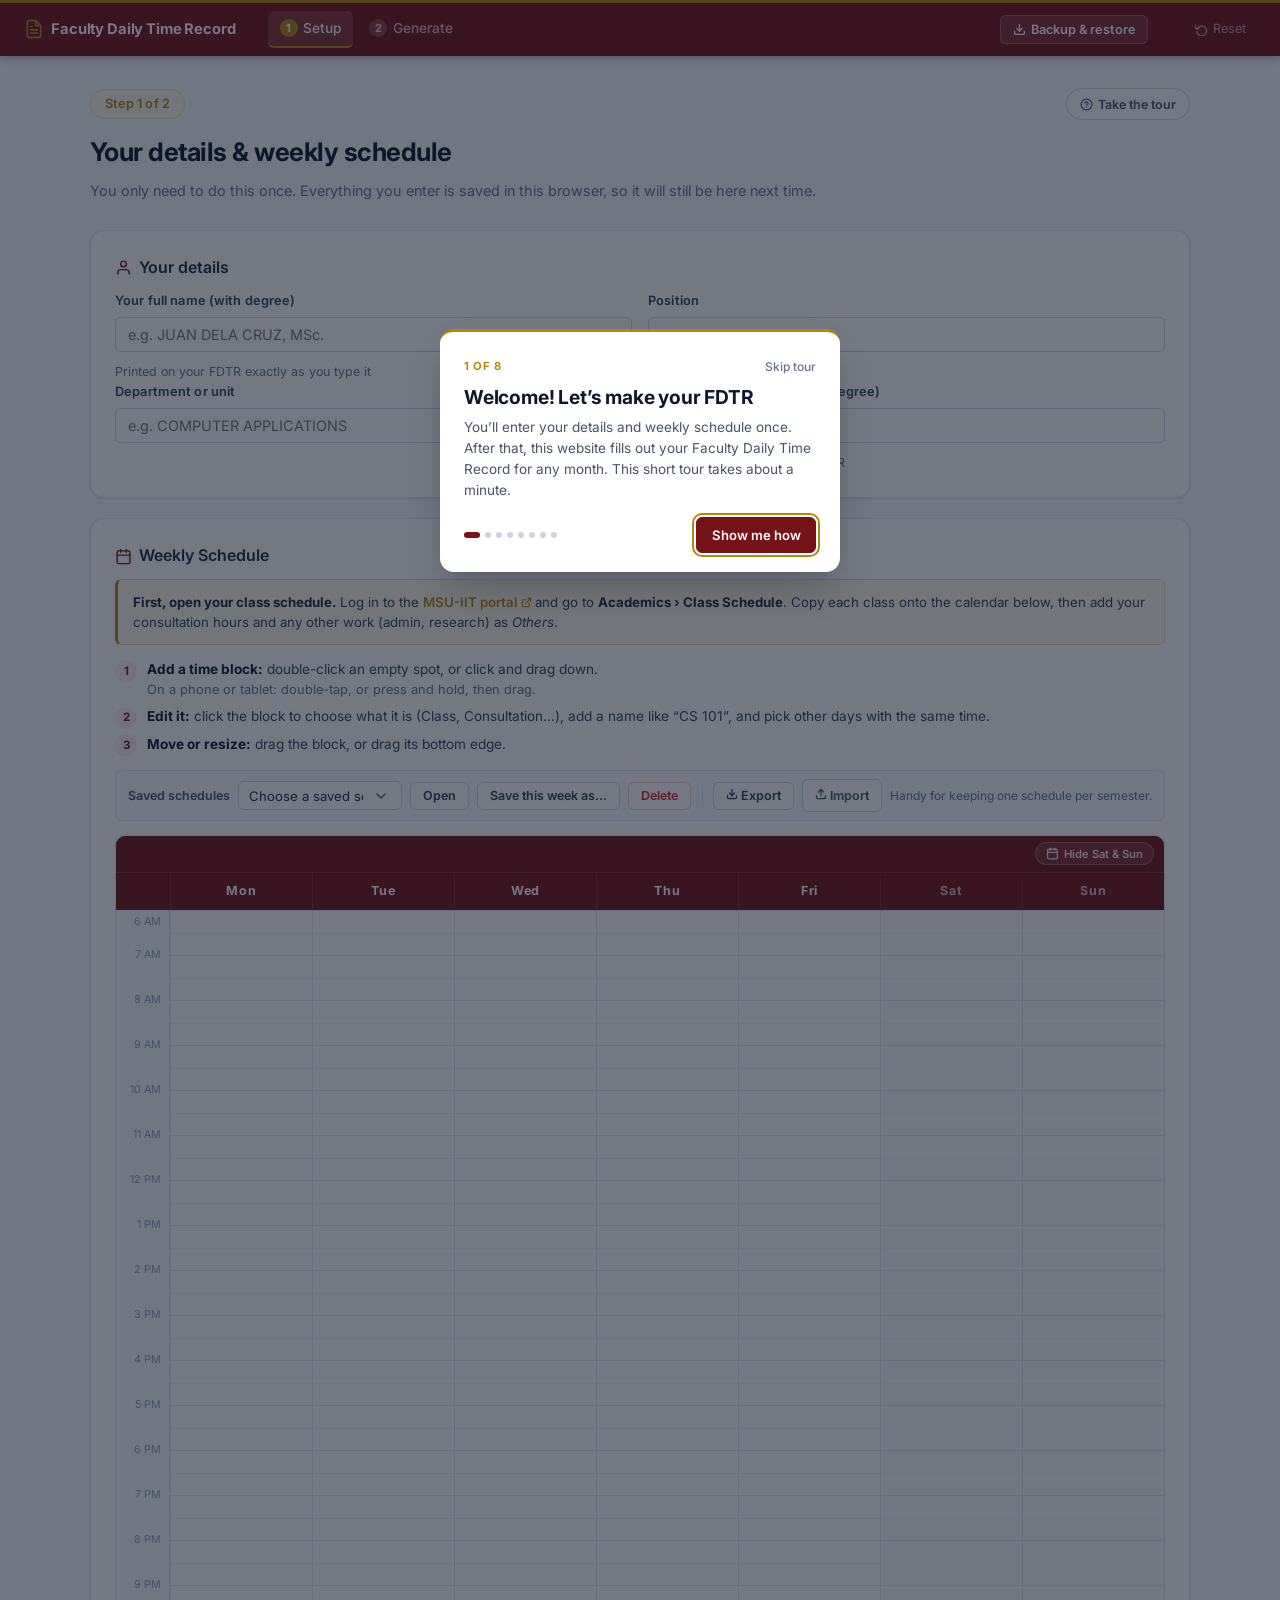
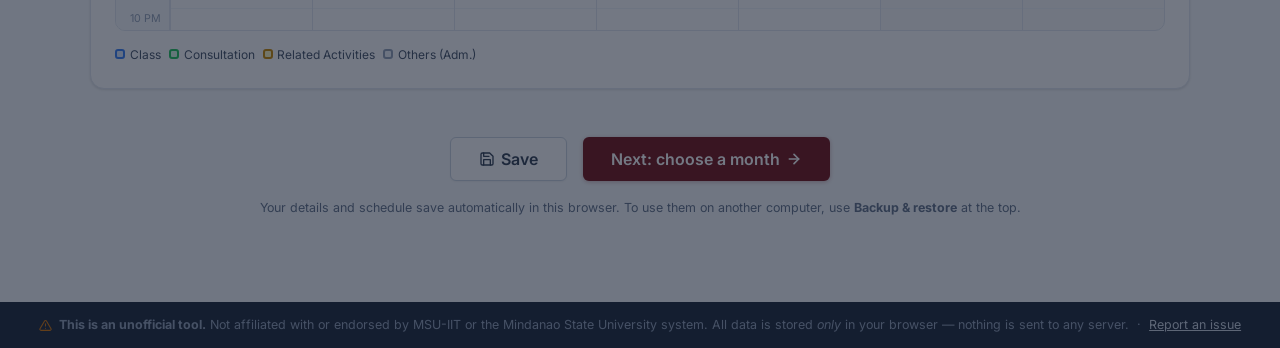
<file: docs/index.html>
<!DOCTYPE html>
<html lang="en">
<head>
  <meta charset="UTF-8">
  <title>FDTR Generator — MSU-IIT</title>
  <meta http-equiv="refresh" content="0; url=setup.html">
  <link rel="canonical" href="setup.html">
</head>
<body>
  <p>Redirecting to <a href="setup.html">the FDTR Setup page</a>&hellip;</p>
  <script>location.replace("setup.html");</script>
</body>
</html>
</file>
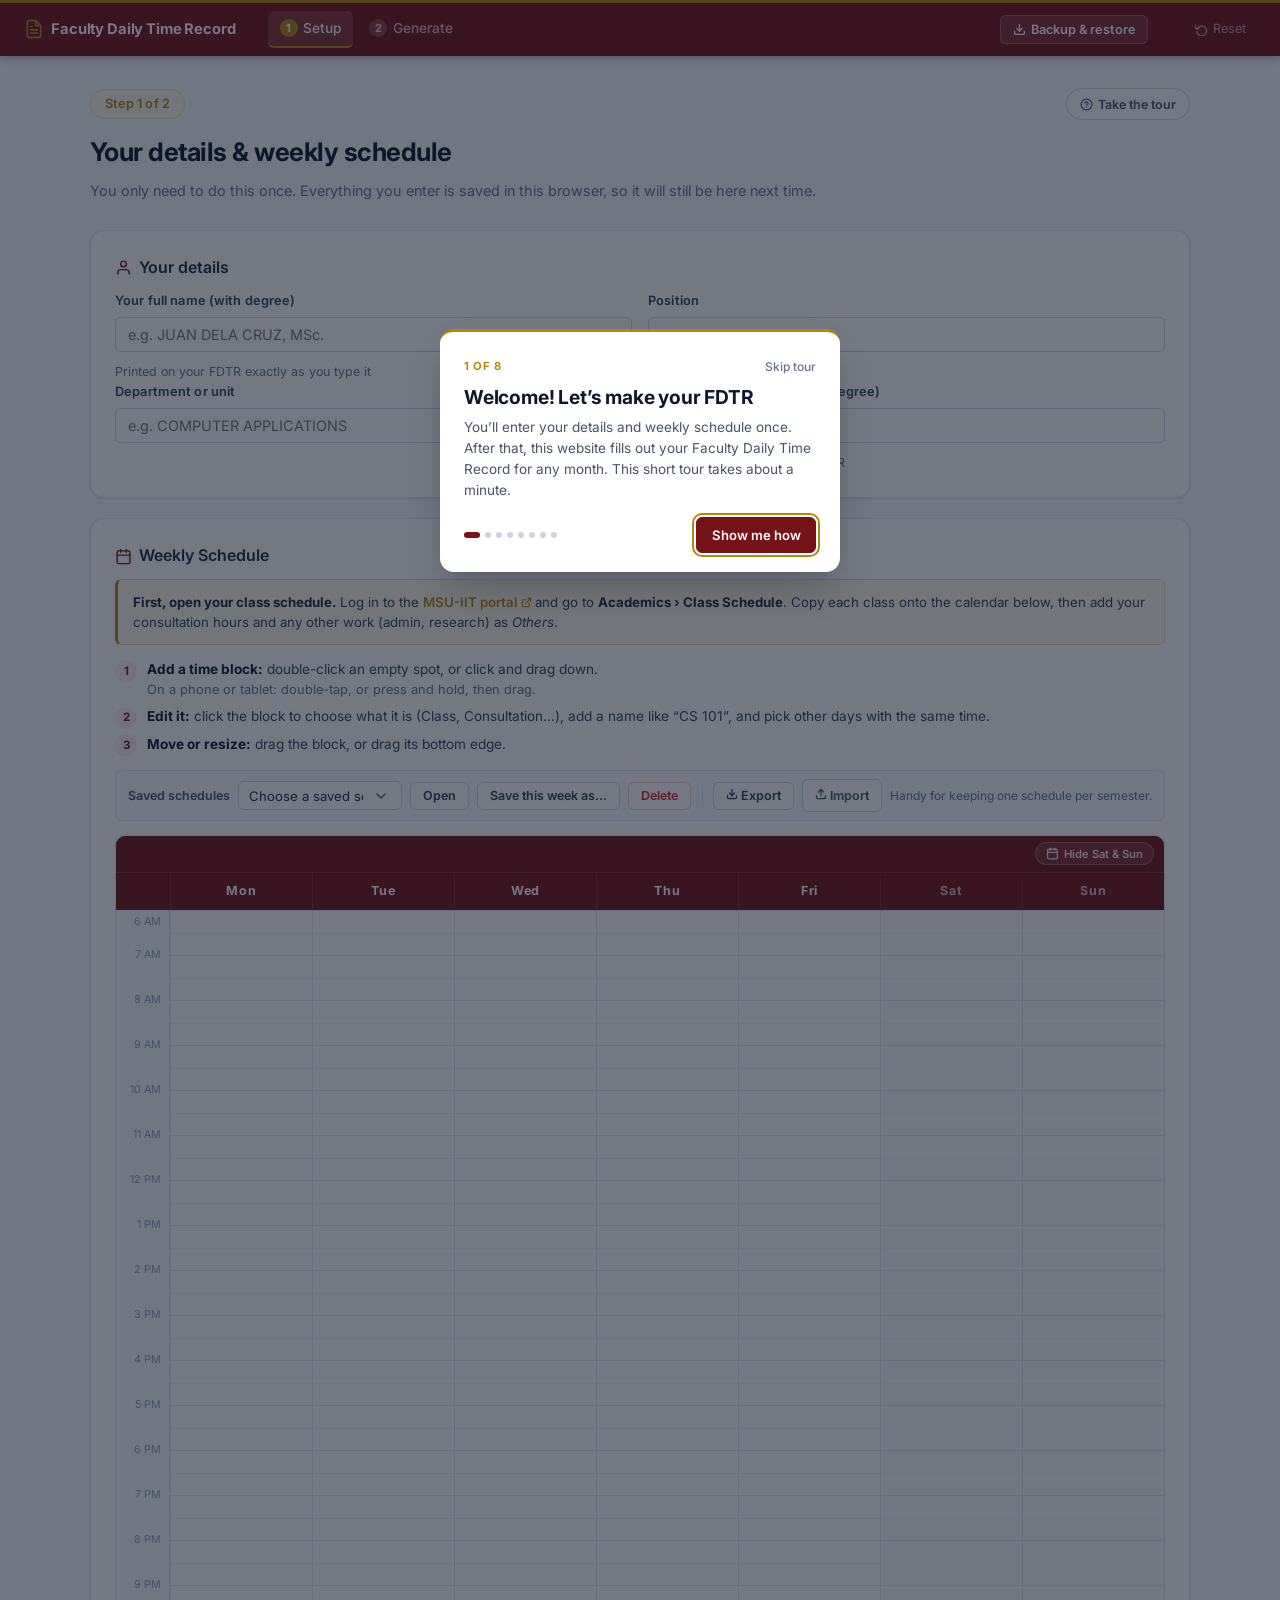
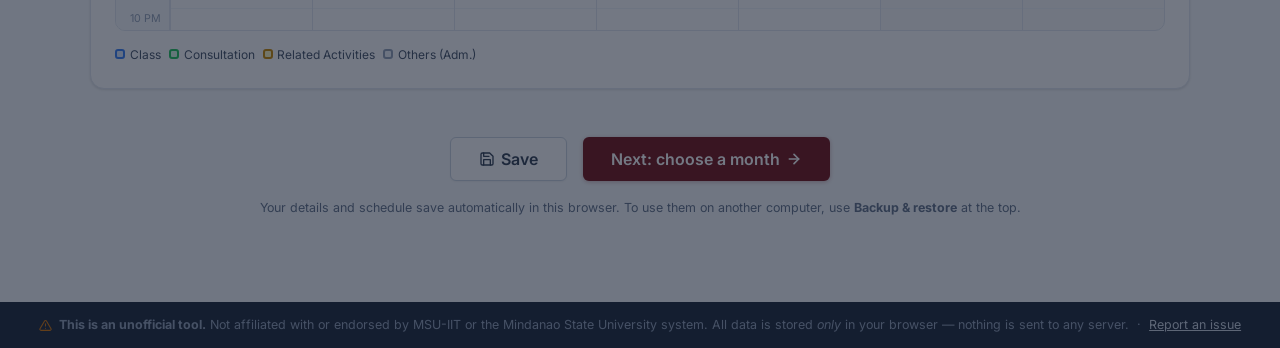
<file: docs/setup.html>
<!DOCTYPE html>
<html lang="en">
<head>
  <meta charset="UTF-8"/>
  <meta name="viewport" content="width=device-width, initial-scale=1.0"/>
  <title>Setup — Faculty Info &amp; Schedule — MSU-IIT</title>
  <link rel="preconnect" href="https://fonts.googleapis.com">
  <link rel="preconnect" href="https://fonts.gstatic.com" crossorigin>
  <link href="https://fonts.googleapis.com/css2?family=Inter:wght@400;500;600;700&display=swap" rel="stylesheet">
  <link rel="stylesheet" href="css/style.css?v=20261021za"/>
</head>
<body>

<nav class="navbar">
  <a href="setup.html" class="nav-brand">
    <span class="nav-brand-icon">
      <svg width="20" height="20" viewBox="0 0 24 24" fill="none" stroke="currentColor"
           stroke-width="2" stroke-linecap="round" stroke-linejoin="round" aria-hidden="true">
        <path d="M14 2H6a2 2 0 0 0-2 2v16a2 2 0 0 0 2 2h12a2 2 0 0 0 2-2V8z"/>
        <polyline points="14 2 14 8 20 8"/>
        <line x1="16" y1="13" x2="8" y2="13"/>
        <line x1="16" y1="17" x2="8" y2="17"/>
        <line x1="10" y1="9" x2="8" y2="9"/>
      </svg>
    </span>
    Faculty Daily Time Record
  </a>

  <div class="nav-links">
    <a href="setup.html"    class="nav-link" data-page="setup">
      <span class="nav-step-num">1</span> Setup
    </a>
    <a href="generate.html" class="nav-link" data-page="generate">
      <span class="nav-step-num">2</span> Generate
    </a>
  </div>

  <a href="#" class="nav-reset" title="Clear all saved data and start over">
    <svg width="13" height="13" viewBox="0 0 24 24" fill="none" stroke="currentColor"
         stroke-width="2.5" stroke-linecap="round" stroke-linejoin="round" aria-hidden="true">
      <polyline points="1 4 1 10 7 10"/>
      <path d="M3.51 15a9 9 0 1 0 .49-3.21"/>
    </svg>
    Reset
  </a>
</nav>

<main>
<div class="page-container">

  <div class="page-header">
    <div class="page-header-top">
      <div class="step-badge">Step 1 of 2</div>
      <button type="button" class="tour-replay" data-tour-start>
        <svg width="13" height="13" viewBox="0 0 24 24" fill="none" stroke="currentColor"
             stroke-width="2.2" stroke-linecap="round" stroke-linejoin="round" aria-hidden="true">
          <circle cx="12" cy="12" r="10"/>
          <path d="M9.09 9a3 3 0 0 1 5.83 1c0 2-3 3-3 3"/>
          <line x1="12" y1="17" x2="12.01" y2="17"/>
        </svg>
        Take the tour
      </button>
    </div>
    <h1>Your details &amp; weekly schedule</h1>
    <p class="page-desc">
      You only need to do this once. Everything you enter is saved in this browser,
      so it will still be here next time.
    </p>
  </div>

  <form id="setup-form">

    <input type="hidden" id="schedule-json" name="schedule_json" value="">

    <!-- Faculty Information -->
    <section class="card">
      <h2 class="card-title">
        <span class="card-title-icon">
          <svg width="17" height="17" viewBox="0 0 24 24" fill="none" stroke="currentColor"
               stroke-width="2" stroke-linecap="round" stroke-linejoin="round" aria-hidden="true">
            <path d="M20 21v-2a4 4 0 0 0-4-4H8a4 4 0 0 0-4 4v2"/>
            <circle cx="12" cy="7" r="4"/>
          </svg>
        </span>
        Your details
      </h2>
      <div class="form-row">
        <div class="form-group">
          <label for="faculty_name">Your full name (with degree)</label>
          <input type="text" id="faculty_name" name="faculty_name"
                 placeholder="e.g. JUAN DELA CRUZ, MSc."
                 required class="form-input"/>
          <span class="form-hint">Printed on your FDTR exactly as you type it</span>
        </div>
        <div class="form-group">
          <label for="designation">Position</label>
          <input type="text" id="designation" name="designation"
                 placeholder="e.g. Assistant Professor I"
                 required class="form-input"/>
        </div>
      </div>
      <div class="form-row">
        <div class="form-group">
          <label for="department">Department or unit</label>
          <input type="text" id="department" name="department"
                 placeholder="e.g. COMPUTER APPLICATIONS"
                 required class="form-input"/>
        </div>
        <div class="form-group">
          <label for="dept_head">Your department head (with degree)</label>
          <input type="text" id="dept_head" name="dept_head"
                 placeholder="e.g. MARIA SANTOS, PhD."
                 required class="form-input"/>
          <span class="form-hint">The person who signs your FDTR</span>
        </div>
      </div>
    </section>

    <!-- Weekly Schedule — Calendar view -->
    <section class="cal-section">
      <h2 class="card-title">
        <span class="card-title-icon">
          <svg width="17" height="17" viewBox="0 0 24 24" fill="none" stroke="currentColor"
               stroke-width="2" stroke-linecap="round" stroke-linejoin="round" aria-hidden="true">
            <rect x="3" y="4" width="18" height="18" rx="2" ry="2"/>
            <line x1="16" y1="2" x2="16" y2="6"/>
            <line x1="8" y1="2" x2="8" y2="6"/>
            <line x1="3" y1="10" x2="21" y2="10"/>
          </svg>
        </span>
        Weekly Schedule
      </h2>

      <div class="callout">
        <strong>First, open your class schedule.</strong>
        Log in to the
        <a href="https://myiit.msuiit.edu.ph/my/v2/index.php" target="_blank" rel="noopener">
          MSU-IIT portal
          <svg width="11" height="11" viewBox="0 0 24 24" fill="none" stroke="currentColor"
               stroke-width="2.5" stroke-linecap="round" stroke-linejoin="round"
               style="display:inline;vertical-align:middle;margin-left:1px" aria-hidden="true">
            <path d="M18 13v6a2 2 0 0 1-2 2H5a2 2 0 0 1-2-2V8a2 2 0 0 1 2-2h6"/>
            <polyline points="15 3 21 3 21 9"/>
            <line x1="10" y1="14" x2="21" y2="3"/>
          </svg>
          <span class="visually-hidden">(opens in a new tab)</span>
        </a>
        and go to <strong>Academics &rsaquo; Class Schedule</strong>. Copy each class onto the
        calendar below, then add your consultation hours and any other work (admin, research)
        as <em>Others</em>.
      </div>

      <ol class="cal-howto">
        <li><strong>Add a time block:</strong> double-click an empty spot, or click and drag down.
          <span class="cal-howto-touch">On a phone or tablet: double-tap, or press and hold, then drag.</span></li>
        <li><strong>Edit it:</strong> click the block to choose what it is (Class, Consultation&hellip;),
          add a name like &ldquo;CS 101&rdquo;, and pick other days with the same time.</li>
        <li><strong>Move or resize:</strong> drag the block, or drag its bottom edge.</li>
      </ol>

      <div class="preset-bar">
        <label for="preset-select">Saved schedules</label>
        <select id="preset-select" class="preset-select"></select>
        <button type="button" class="btn-sm" id="btn-load-preset">Open</button>
        <button type="button" class="btn-sm" id="btn-save-preset">Save this week as&hellip;</button>
        <button type="button" class="btn-sm btn-sm-danger" id="btn-del-preset">Delete</button>
        <span class="preset-bar-sep" aria-hidden="true"></span>
        <button type="button" class="btn-sm" id="btn-export-presets" title="Download all saved schedules as one file">
          <svg width="12" height="12" viewBox="0 0 24 24" fill="none" stroke="currentColor" stroke-width="2.5" stroke-linecap="round" stroke-linejoin="round" aria-hidden="true"><path d="M21 15v4a2 2 0 0 1-2 2H5a2 2 0 0 1-2-2v-4"/><polyline points="7 10 12 15 17 10"/><line x1="12" y1="15" x2="12" y2="3"/></svg>
          Export
        </button>
        <label class="btn-sm" for="input-import-presets" title="Add saved schedules from an exported file" style="cursor:pointer">
          <svg width="12" height="12" viewBox="0 0 24 24" fill="none" stroke="currentColor" stroke-width="2.5" stroke-linecap="round" stroke-linejoin="round" aria-hidden="true"><path d="M21 15v4a2 2 0 0 1-2 2H5a2 2 0 0 1-2-2v-4"/><polyline points="17 8 12 3 7 8"/><line x1="12" y1="3" x2="12" y2="15"/></svg>
          Import
        </label>
        <input type="file" id="input-import-presets" accept=".json,application/json" hidden>
        <span class="preset-bar-hint">Handy for keeping one schedule per semester.</span>
      </div>

      <div id="cal-container"></div>
    </section>

    <section class="card card-action">
      <div class="action-btn-row">
        <button type="button" class="btn btn-secondary btn-lg" id="save-btn" onclick="saveSetup(this)">
          <svg width="16" height="16" viewBox="0 0 24 24" fill="none" stroke="currentColor"
               stroke-width="2" stroke-linecap="round" stroke-linejoin="round" aria-hidden="true">
            <path d="M19 21H5a2 2 0 0 1-2-2V5a2 2 0 0 1 2-2h11l5 5v11a2 2 0 0 1-2 2z"/>
            <polyline points="17 21 17 13 7 13 7 21"/>
            <polyline points="7 3 7 8 15 8"/>
          </svg>
          Save
        </button>
        <button type="submit" class="btn btn-primary btn-lg btn-generate">
          Next: choose a month
          <svg width="16" height="16" viewBox="0 0 24 24" fill="none" stroke="currentColor"
               stroke-width="2.5" stroke-linecap="round" stroke-linejoin="round" aria-hidden="true">
            <line x1="5" y1="12" x2="19" y2="12"/>
            <polyline points="12 5 19 12 12 19"/>
          </svg>
        </button>
      </div>
      <p class="form-hint center-hint">
        Your details and schedule save automatically in this browser.
        To use them on another computer, use <strong>Backup &amp; restore</strong> at the top.
      </p>
    </section>

  </form>
</div>
</main>

<footer class="site-footer">
  <p>
    <span class="disclaimer-icon" aria-hidden="true">
      <svg width="13" height="13" viewBox="0 0 24 24" fill="none" stroke="currentColor"
           stroke-width="2" stroke-linecap="round" stroke-linejoin="round">
        <path d="M10.29 3.86L1.82 18a2 2 0 0 0 1.71 3h16.94a2 2 0 0 0 1.71-3L13.71 3.86a2 2 0 0 0-3.42 0z"/>
        <line x1="12" y1="9" x2="12" y2="13"/>
        <line x1="12" y1="17" x2="12.01" y2="17"/>
      </svg>
    </span>
    <strong>This is an unofficial tool.</strong>
    Not affiliated with or endorsed by MSU-IIT or the Mindanao State University system.
    All data is stored <em>only</em> in your browser — nothing is sent to any server.
    &nbsp;·&nbsp;
    <a href="https://github.com/JomVill/fdtr-generator/issues" target="_blank" rel="noopener">
      Report an issue
    </a>
  </p>
</footer>

<script src="js/calendar.js?v=20261021za"></script>
<script src="js/nav.js?v=20261021za"></script>
<script src="js/app.js?v=20261021za"></script>
<script src="js/data.js?v=20261021za"></script>
<script src="js/tour.js?v=20261021za"></script>

</body>
</html>
</file>
<file: docs/css/style.css>
/* ==========================================================================
   Faculty Daily Time Record — Stylesheet v3
   MSU-IIT Maroon #751318 · Gold #B8860B · Slate warm-grays · Modern cards
   ========================================================================== */

/* ── Reset / Base ─────────────────────────────────────────────────────────── */
*, *::before, *::after { box-sizing: border-box; margin: 0; padding: 0; }

:root {
  /* Brand — MSU-IIT Maroon */
  --brand:         #751318;
  --brand-hover:   #611011;
  --brand-light:   #fdf1f2;
  --brand-mid:     #8E1A21;

  /* Accent — MSU-IIT Gold */
  --accent:        #B8860B;
  --accent-hover:  #9A7009;
  --accent-light:  #fdf8e8;

  /* Danger */
  --danger:        #dc2626;
  --danger-hover:  #b91c1c;
  --danger-light:  #fef2f2;
  --warn:          #d97706;

  /* Grays (slate-based, warm) */
  --gray-50:   #f8fafc;
  --gray-100:  #f1f5f9;
  --gray-200:  #e2e8f0;
  --gray-300:  #cbd5e1;
  --gray-400:  #94a3b8;
  --gray-500:  #64748b;
  --gray-600:  #475569;
  --gray-700:  #334155;
  --gray-800:  #1e293b;
  --gray-900:  #0f172a;

  /* Tokens */
  --bg:        #f8fafc;
  --surface:   #ffffff;
  --border:    #e2e8f0;
  --text:      #1e293b;
  --text-muted:#64748b;

  /* Radius */
  --r-sm:  6px;
  --r:     10px;
  --r-lg:  14px;
  --r-xl:  20px;

  /* Shadows */
  --shadow-sm: 0 1px 2px rgba(0,0,0,.05);
  --shadow:    0 1px 3px rgba(0,0,0,.08), 0 1px 2px rgba(0,0,0,.04);
  --shadow-md: 0 4px 8px -2px rgba(0,0,0,.1), 0 2px 4px -2px rgba(0,0,0,.05);
  --shadow-lg: 0 10px 24px -4px rgba(0,0,0,.1), 0 4px 8px -4px rgba(0,0,0,.04);
  --shadow-pop:0 20px 40px -8px rgba(0,0,0,.2), 0 8px 16px -4px rgba(0,0,0,.08);

  /* Type */
  --font: 'Inter', system-ui, -apple-system, 'Segoe UI', sans-serif;
}

html { font-size: 16px; -webkit-font-smoothing: antialiased; }

body {
  font-family: var(--font);
  background: var(--bg);
  color: var(--text);
  min-height: 100vh;
  display: flex;
  flex-direction: column;
  line-height: 1.6;
}

a { color: var(--brand); text-decoration: none; }
a:hover { text-decoration: underline; }


/* ── Nav ──────────────────────────────────────────────────────────────────── */
.navbar {
  background: var(--brand);
  border-top: 3px solid var(--accent);   /* gold accent stripe — MSU-IIT */
  padding: 0 1.5rem;
  display: flex;
  align-items: center;
  height: 56px;
  gap: 2rem;
  box-shadow: 0 2px 8px rgba(0,0,0,.28);
  position: sticky;
  top: 0;
  z-index: 100;
}

.nav-brand {
  color: #fff;
  font-weight: 700;
  font-size: .92rem;
  letter-spacing: -.01em;
  display: flex;
  align-items: center;
  gap: .45rem;
  text-decoration: none;
  white-space: nowrap;
}
.nav-brand:hover { text-decoration: none; color: rgba(255,255,255,.9); }
.nav-brand-icon {
  color: var(--accent);    /* gold icon in maroon navbar */
  display: flex;
  align-items: center;
  flex-shrink: 0;
}

.nav-links { display: flex; gap: .25rem; flex: 1; }

.nav-link {
  color: rgba(255,255,255,.72);
  padding: .4rem .75rem;
  border-radius: var(--r-sm);
  font-size: .855rem;
  font-weight: 500;
  transition: background .15s, color .15s;
  text-decoration: none;
  display: flex;
  align-items: center;
  gap: .35rem;
  border-bottom: 2px solid transparent;
}
.nav-link:hover { background: rgba(255,255,255,.1); color: #fff; text-decoration: none; }
.nav-link.active {
  background: rgba(255,255,255,.13);
  color: #fff;
  border-bottom-color: var(--accent);  /* gold underline on active step */
}

.nav-step-num {
  display: inline-flex;
  align-items: center;
  justify-content: center;
  width: 18px;
  height: 18px;
  background: rgba(255,255,255,.18);
  border-radius: 50%;
  font-size: .7rem;
  font-weight: 700;
  flex-shrink: 0;
  line-height: 1;
}
.nav-link.active .nav-step-num {
  background: var(--accent);
  color: #fff;
}

.nav-reset {
  margin-left: auto;
  color: rgba(255,255,255,.55);
  font-size: .8rem;
  padding: .35rem .65rem;
  border-radius: var(--r-sm);
  transition: background .15s, color .15s;
  text-decoration: none;
  display: flex;
  align-items: center;
  gap: .3rem;
  white-space: nowrap;
}
.nav-reset:hover { background: rgba(255,255,255,.1); color: rgba(255,255,255,.9); text-decoration: none; }


/* ── Main content wrapper ─────────────────────────────────────────────────── */
main { flex: 1; padding: 2rem 1.5rem 3rem; }

.page-container { max-width: 1100px; margin: 0 auto; }

.page-header { margin-bottom: 1.75rem; }
.page-header h1 {
  font-size: 1.6rem;
  font-weight: 700;
  color: var(--gray-900);
  letter-spacing: -.02em;
}
.page-desc {
  margin-top: .35rem;
  color: var(--text-muted);
  font-size: .9rem;
}
.link-edit { color: var(--accent); font-weight: 500; }
.link-edit:hover { color: var(--accent-hover); }


/* ── Cards ────────────────────────────────────────────────────────────────── */
.card {
  background: var(--surface);
  border: 1px solid var(--border);
  border-radius: var(--r-lg);
  padding: 1.5rem;
  margin-bottom: 1.25rem;
  box-shadow: var(--shadow);
}

.card-title {
  font-size: 1rem;
  font-weight: 600;
  color: var(--gray-800);
  margin-bottom: .65rem;
  display: flex;
  align-items: center;
  gap: .45rem;
}

/* Gold left bar on card titles */
.card-title-icon {
  color: var(--brand);
  display: flex;
  align-items: center;
  flex-shrink: 0;
}

.card-desc {
  font-size: .85rem;
  color: var(--text-muted);
  margin-bottom: 1rem;
  line-height: 1.55;
}

/* ── Step badge ───────────────────────────────────────────────────────────── */
.step-badge {
  display: inline-flex;
  align-items: center;
  gap: .5rem;
  background: var(--accent-light);
  color: var(--accent);
  border: 1px solid rgba(184,134,11,.2);
  border-radius: 99px;
  padding: .25rem .85rem;
  font-size: .8rem;
  font-weight: 600;
  margin-bottom: .75rem;
  letter-spacing: .01em;
}


/* ── Form elements ────────────────────────────────────────────────────────── */
.form-row { display: flex; gap: 1rem; flex-wrap: wrap; }

.form-group {
  display: flex;
  flex-direction: column;
  gap: .35rem;
  flex: 1;
  min-width: 180px;
}

.form-group-sm { min-width: 120px; max-width: 200px; }

.form-group label {
  font-size: .8rem;
  font-weight: 600;
  color: var(--gray-700);
  letter-spacing: .01em;
}

.form-input {
  border: 1.5px solid var(--gray-300);
  border-radius: var(--r-sm);
  padding: .5rem .75rem;
  font-size: .9rem;
  font-family: var(--font);
  color: var(--text);
  background: var(--surface);
  transition: border-color .15s, box-shadow .15s;
  width: 100%;
  outline: none;
}
.form-input:focus {
  border-color: var(--brand-mid);
  box-shadow: 0 0 0 3px rgba(117,19,24,.11);
}

.form-hint { font-size: .78rem; color: var(--text-muted); margin-top: .3rem; }
.center-hint { text-align: center; }

.form-actions {
  display: flex;
  flex-direction: column;
  align-items: center;
  gap: .75rem;
  margin-top: 1.5rem;
}

/* Standalone action card — no background, just centred spacing */
.card.card-action {
  display: flex;
  flex-direction: column;
  align-items: center;
  gap: .75rem;
  background: transparent;
  border: none;
  box-shadow: none;
  padding: 1.75rem 1.5rem 1rem;
}
.action-btn-row {
  display: flex;
  gap: 1rem;
  justify-content: center;
  flex-wrap: wrap;
}


/* ── Buttons ──────────────────────────────────────────────────────────────── */
.btn {
  display: inline-flex;
  align-items: center;
  gap: .4rem;
  font-size: .9rem;
  font-weight: 600;
  padding: .55rem 1.25rem;
  border-radius: var(--r-sm);
  border: none;
  cursor: pointer;
  transition: background .15s, transform .1s, box-shadow .15s;
  font-family: var(--font);
  text-decoration: none;
  white-space: nowrap;
}
.btn:active { transform: scale(.98); }
.btn:hover  { text-decoration: none; }

.btn-primary {
  background: var(--brand);
  color: #fff;
  box-shadow: 0 1px 4px rgba(117,19,24,.3);
}
.btn-primary:hover { background: var(--brand-hover); color: #fff; box-shadow: 0 3px 8px rgba(117,19,24,.35); }

.btn-accent {
  background: var(--accent);
  color: #fff;
  box-shadow: 0 1px 3px rgba(184,134,11,.3);
}
.btn-accent:hover { background: var(--accent-hover); }

.btn-secondary {
  background: var(--surface);
  color: var(--gray-700);
  border: 1.5px solid var(--gray-300);
  box-shadow: var(--shadow-sm);
}
.btn-secondary:hover { background: var(--gray-50); border-color: var(--gray-400); color: var(--gray-800); }

.btn-danger { background: var(--danger); color: #fff; }
.btn-danger:hover { background: var(--danger-hover); }

.btn-lg { font-size: 1rem; padding: .7rem 1.75rem; }
.btn-generate { min-width: 200px; justify-content: center; }


/* ── Dynamic rows ─────────────────────────────────────────────────────────── */
.dynamic-row {
  display: flex;
  align-items: center;
  flex-wrap: wrap;
  gap: .5rem;
  padding: .6rem .75rem;
  background: var(--gray-50);
  border: 1px solid var(--border);
  border-radius: var(--r-sm);
  margin-bottom: .5rem;
}

.inline-label {
  font-size: .78rem;
  font-weight: 600;
  color: var(--gray-500);
  white-space: nowrap;
}

.input-date   { width: 145px; }
.input-time   { width: 116px; }
.input-label  { flex: 1; min-width: 140px; }
.input-select { min-width: 160px; flex: 1; }
.input-ta     { width: 130px; }

.slot-sep { color: var(--gray-400); font-weight: 500; padding: 0 .1rem; }

.btn-add-row {
  display: inline-flex;
  align-items: center;
  gap: .3rem;
  font-size: .8rem;
  font-weight: 600;
  color: var(--brand);
  background: var(--brand-light);
  border: 1.5px dashed rgba(117,19,24,.3);
  border-radius: var(--r-sm);
  padding: .4rem .85rem;
  cursor: pointer;
  transition: background .15s, border-color .15s;
  margin-top: .25rem;
}
.btn-add-row:hover { background: #fddde0; border-color: var(--brand-mid); }

.btn-remove-row {
  background: none;
  border: none;
  color: var(--gray-400);
  cursor: pointer;
  padding: .2rem .35rem;
  border-radius: 4px;
  transition: color .15s, background .15s;
  margin-left: auto;
  flex-shrink: 0;
  display: flex;
  align-items: center;
}
.btn-remove-row:hover { color: var(--danger); background: var(--danger-light); }


/* ── Preset bar (schedule name + load/save/delete) ───────────────────────── */
.preset-bar {
  display: flex;
  align-items: center;
  gap: .5rem;
  flex-wrap: wrap;
  background: var(--gray-50);
  border: 1px solid var(--border);
  border-radius: var(--r-sm);
  padding: .5rem .75rem;
  margin-bottom: .85rem;
}

.preset-bar label {
  font-size: .78rem;
  font-weight: 600;
  color: var(--gray-600);
  white-space: nowrap;
}
.preset-bar-sep {
  width: 1px;
  height: 1.2rem;
  background: var(--border);
  margin: 0 .15rem;
  flex-shrink: 0;
}

.preset-select {
  flex: 1;
  min-width: 160px;
  max-width: 280px;
  border: 1.5px solid var(--gray-300);
  border-radius: var(--r-sm);
  padding: .35rem .6rem;
  font-size: .82rem;
  font-family: var(--font);
  color: var(--text);
  background: var(--surface);
  outline: none;
}
.preset-select:focus { border-color: var(--brand-mid); }

/* Small utility button used in preset bar */
.btn-sm {
  font-size: .78rem;
  font-weight: 600;
  padding: .35rem .75rem;
  border-radius: var(--r-sm);
  border: 1.5px solid var(--gray-300);
  background: var(--surface);
  color: var(--gray-700);
  cursor: pointer;
  transition: background .15s, border-color .15s;
  font-family: var(--font);
  white-space: nowrap;
}
.btn-sm:hover { background: var(--gray-100); border-color: var(--gray-400); color: var(--gray-800); }
.btn-sm.btn-sm-danger { color: var(--danger); border-color: rgba(220,38,38,.25); }
.btn-sm.btn-sm-danger:hover { background: var(--danger-light); border-color: var(--danger); }

/* ── Time-toggle button (Related Activities rows) ─────────────────────────── */
.btn-add-time {
  display: inline-flex;
  align-items: center;
  gap: .25rem;
  font-size: .75rem;
  font-weight: 600;
  color: var(--accent);
  background: var(--accent-light);
  border: 1.5px solid rgba(184,134,11,.3);
  border-radius: var(--r-sm);
  padding: .3rem .65rem;
  cursor: pointer;
  transition: background .15s, border-color .15s;
  white-space: nowrap;
  font-family: var(--font);
}
.btn-add-time:hover { background: #fef3c7; border-color: var(--accent); }

/* Hidden time-slot wrapper inside related rows */
.time-slots {
  display: none;
  align-items: center;
  gap: .35rem;
  flex-wrap: nowrap;
}

/* Separator inside the card: visually divides related-activity rows from holidays */
.card-inner-sep {
  border: none;
  border-top: 1px solid var(--border);
  margin: 1.1rem 0 .9rem;
}

/* ── Loading overlay ──────────────────────────────────────────────────────── */
.loading-overlay {
  display: none;
  position: fixed;
  inset: 0;
  background: rgba(15,23,42,.55);
  backdrop-filter: blur(4px);
  z-index: 9999;
  flex-direction: column;
  align-items: center;
  justify-content: center;
  gap: 1.25rem;
}
.loading-overlay.active { display: flex; }

.spinner {
  width: 44px;
  height: 44px;
  border: 4px solid rgba(255,255,255,.2);
  border-top-color: var(--accent);  /* gold spinner */
  border-radius: 50%;
  animation: spin .7s linear infinite;
}
@keyframes spin { to { transform: rotate(360deg); } }

.loading-text { color: #fff; font-weight: 600; font-size: 1rem; }


/* ── Portal info callout ──────────────────────────────────────────────────── */
.callout {
  background: var(--accent-light);
  border: 1px solid rgba(184,134,11,.25);
  border-left: 3px solid var(--accent);
  border-radius: var(--r-sm);
  padding: .7rem .95rem;
  margin-bottom: .9rem;
  font-size: .83rem;
  color: var(--gray-700);
  line-height: 1.55;
}
.callout strong { color: var(--gray-800); }
.callout a { color: var(--accent); font-weight: 600; }
.callout a:hover { color: var(--accent-hover); }


/* ==========================================================================
   CALENDAR WIDGET
   ========================================================================== */

.cal-section {
  background: var(--surface);
  border: 1px solid var(--border);
  border-radius: var(--r-lg);
  padding: 1.5rem;
  margin-bottom: 1.25rem;
  box-shadow: var(--shadow);
}

.cal-hint {
  font-size: .8rem;
  color: var(--text-muted);
  margin-bottom: .85rem;
  line-height: 1.55;
}

/* Outer wrapper */
.cal-outer {
  border: 1px solid var(--gray-200);
  border-radius: var(--r);
  overflow: hidden;          /* fallback for older Safari (header just won't stick) */
  overflow: clip;            /* clip (not hidden) so the header row can stay sticky */
  -webkit-touch-callout: none;
  background: var(--surface);
  user-select: none;
}

/* Toolbar: sits above the header row */
.cal-toolbar {
  display: flex;
  justify-content: flex-end;
  align-items: center;
  padding: .4rem .6rem;
  background: var(--brand);
  border-bottom: 1px solid rgba(255,255,255,.1);
}

/* Day-name header row */
.cal-header-row {
  display: flex;
  background: var(--brand);
  color: #fff;
  position: sticky;
  top: 56px;                 /* below the sticky .navbar */
  z-index: 60;               /* above blocks, incl. a dragged one (50); below navbar (100) */
}
.cal-header-spacer { width: 54px; flex-shrink: 0; }
.cal-day-header {
  flex: 1;
  text-align: center;
  font-size: .78rem;
  font-weight: 700;
  letter-spacing: .06em;
  padding: .55rem 0;
  border-left: 1px solid rgba(255,255,255,.1);
}

/* Calendar body */
.cal-scroll-body { display: flex; }

/* Time axis */
.cal-time-axis {
  width: 54px;
  flex-shrink: 0;
  position: relative;
  background: var(--gray-50);
  border-right: 1px solid var(--gray-200);
  pointer-events: none;
}
.cal-time-label {
  position: absolute;
  right: 8px;
  font-size: .67rem;
  color: var(--gray-400);
  transform: translateY(-50%);
  white-space: nowrap;
  pointer-events: none;
}
/* Edge labels: keep inside the grid instead of sliding under the header / past the bottom */
.cal-time-label:first-child { transform: translateY(3px); }
.cal-time-label:last-child  { transform: translateY(calc(-100% - 3px)); }

/* Day columns wrapper */
.cal-cols-wrapper { display: flex; flex: 1; min-width: 0; }

/* Individual day column */
.cal-col { flex: 1; min-width: 0; border-left: 1px solid var(--gray-200); }
.cal-col-weekend { background: rgba(148,163,184,.06); }

/* Hide-weekends toggle */
.cal-hide-weekends .cal-col-weekend       { display: none; }
.cal-hide-weekends .cal-day-header-weekend { display: none; }

/* Column body */
.cal-col-body { position: relative; touch-action: manipulation; } /* no double-tap zoom */

/* Grid lines */
.cal-hour-line {
  position: absolute;
  left: 0; right: 0;
  height: 1px;
  background: var(--gray-200);
  pointer-events: none;
}
.cal-half-line {
  position: absolute;
  left: 0; right: 0;
  height: 1px;
  background: var(--gray-100);
  pointer-events: none;
}

/* Drag phantom */
.cal-phantom {
  position: absolute;
  left: 2px; right: 2px;
  background: rgba(117,19,24,.12);
  border: 2px dashed var(--brand-mid);
  border-radius: 4px;
  pointer-events: none;
  z-index: 10;
}

/* Blocks — left/right set dynamically by JS (overlap layout uses calc()) */
.cal-block {
  position: absolute;
  border-radius: 5px;
  border-left-width: 3px;
  border-left-style: solid;
  overflow: hidden;
  cursor: grab;
  transition: filter .1s, box-shadow .1s;
}
.cal-block:focus-visible {
  outline: 2px solid var(--brand-mid);
  outline-offset: 1px;
  z-index: 6;
}
.cal-block:hover {
  filter: brightness(.95);
  box-shadow: 0 2px 8px rgba(0,0,0,.14);
  z-index: 5;
}
/* Just created by double-click: brief pop-in */
.cal-block.cal-block-new { animation: cal-block-in .18s ease-out; }
@keyframes cal-block-in {
  from { opacity: 0; transform: scale(.94); }
  to   { opacity: 1; transform: scale(1); }
}
@media (prefers-reduced-motion: reduce) { .cal-block.cal-block-new { animation: none; } }

.cal-block.cal-block-dragging {
  opacity: .72;
  cursor: grabbing;
  z-index: 50;
  box-shadow: 0 6px 20px rgba(0,0,0,.22);
  transition: none;
}

.cal-block-content {
  padding: 3px 5px;
  display: flex;
  flex-direction: column;
  gap: 1px;
  height: 100%;
  overflow: hidden;
}
.cal-block-cat {
  font-size: .67rem;
  font-weight: 700;
  line-height: 1.2;
  overflow: hidden;
  text-overflow: ellipsis;
  white-space: nowrap;
}
.cal-block-time { font-size: .62rem; opacity: .8; line-height: 1.25; overflow: hidden; }

/* Resize handle */
.cal-block-resize {
  position: absolute;
  bottom: 0; left: 0; right: 0;
  height: 8px;
  cursor: ns-resize;
  display: flex;
  align-items: center;
  justify-content: center;
}
/* Fingers need a bigger grab area for resizing */
@media (pointer: coarse) {
  .cal-block-resize { height: 16px; touch-action: none; }
  .cal-block-resize::after { width: 28px; height: 3px; opacity: .45; }
}
.cal-block-resize::after {
  content: '';
  width: 22px;
  height: 2px;
  background: currentColor;
  opacity: .3;
  border-radius: 2px;
}

/* Calendar legend */
.cal-legend { display: flex; flex-wrap: wrap; gap: .5rem; margin-top: .85rem; }
.cal-legend-item {
  display: flex;
  align-items: center;
  gap: .3rem;
  font-size: .75rem;
  color: var(--gray-600);
}
.cal-legend-dot { width: 10px; height: 10px; border-radius: 3px; flex-shrink: 0; }

/* Weekend header: slightly dimmer */
.cal-day-header-weekend { opacity: .72; }

/* Weekend toggle button */
.cal-weekend-toggle {
  display: flex;
  align-items: center;
  gap: .3rem;
  font-size: .7rem;
  font-family: var(--font);
  font-weight: 600;
  color: rgba(255,255,255,.9);
  background: rgba(255,255,255,.1);
  border: 1px solid rgba(255,255,255,.22);
  border-radius: 20px;
  padding: .22rem .65rem;
  cursor: pointer;
  transition: background .15s;
  white-space: nowrap;
}
.cal-weekend-toggle:hover { background: rgba(255,255,255,.2); }

/* Popover — block editor (label as title, time row, category chips) */
.cal-popover {
  --pop-accent: var(--gray-400);
  position: fixed;
  width: 336px;
  max-width: calc(100vw - 16px);
  background: var(--surface);
  border: 1px solid var(--gray-200);
  border-radius: var(--r-lg);
  box-shadow: var(--shadow-pop);
  z-index: 2000;
  font-family: var(--font);
  color: var(--text);
  animation: pop-in .14s ease-out;
}
@keyframes pop-in {
  from { opacity: 0; transform: translateY(4px) scale(.98); }
  to   { opacity: 1; transform: none; }
}

/* Header: category accent bar + label input styled as a title + close */
.pop-head {
  display: flex;
  align-items: center;
  gap: .5rem;
  padding: .8rem .6rem .35rem .9rem;
}
.pop-accent {
  width: 4px;
  align-self: stretch;
  min-height: 26px;
  border-radius: 4px;
  background: var(--pop-accent);
  flex-shrink: 0;
  transition: background .15s;
}
.pop-title {
  flex: 1;
  min-width: 0;
  font-family: var(--font);
  font-size: 1rem;
  font-weight: 600;
  color: var(--gray-900);
  border: 1.5px solid transparent;
  border-radius: var(--r-sm);
  padding: .25rem .4rem;
  margin-left: -.15rem;
  background: transparent;
  transition: border-color .15s, background .15s;
}
.pop-title::placeholder { color: var(--gray-400); font-weight: 500; }
.pop-title:hover { background: var(--gray-50); }
.pop-title:focus {
  outline: none;
  background: var(--surface);
  border-color: var(--brand-mid);
  box-shadow: 0 0 0 3px rgba(117,19,24,.1);
}
.pop-close {
  flex-shrink: 0;
  width: 32px; height: 32px;
  display: grid;
  place-items: center;
  background: none;
  border: none;
  border-radius: var(--r-sm);
  color: var(--gray-400);
  cursor: pointer;
  transition: background .15s, color .15s;
}
.pop-close:hover { background: var(--gray-100); color: var(--gray-700); }
.pop-close:focus-visible { outline: 2px solid var(--brand-mid); outline-offset: 1px; }

.pop-body { padding: 0 .9rem .9rem; }

.pop-meta {
  display: flex;
  align-items: center;
  gap: .4rem;
  font-size: .78rem;
  color: var(--gray-500);
  padding-left: calc(4px + .5rem);       /* line up under the title text */
  margin-bottom: .7rem;
}
.pop-meta-dot { width: 3px; height: 3px; border-radius: 50%; background: var(--gray-300); }
.pop-dur { font-weight: 600; color: var(--gray-700); font-variant-numeric: tabular-nums; }

.pop-times {
  display: flex;
  align-items: center;
  gap: .4rem;
}
.pop-time-input {
  flex: 1;
  min-width: 0;
  height: 38px;
  font-family: var(--font);
  font-size: .85rem;
  font-weight: 600;
  font-variant-numeric: tabular-nums;
  color: var(--gray-800);
  background: var(--gray-50);
  border: 1.5px solid var(--gray-200);
  border-radius: var(--r-sm);
  padding: 0 .5rem;
  cursor: text;
  transition: border-color .15s, background .15s, box-shadow .15s;
}
.pop-time-input:hover { border-color: var(--gray-300); }
.pop-time-input:focus {
  outline: none;
  background: var(--surface);
  border-color: var(--brand-mid);
  box-shadow: 0 0 0 3px rgba(117,19,24,.1);
}
.pop-time-input.is-invalid { border-color: var(--danger); background: var(--danger-light); }
.pop-time-sep { color: var(--gray-400); font-size: .85rem; flex-shrink: 0; }

.pop-err {
  margin-top: .5rem;
  font-size: .75rem;
  font-weight: 500;
  color: var(--danger);
}

.pop-label {
  margin: .9rem 0 .45rem;
  font-size: .68rem;
  font-weight: 700;
  letter-spacing: .06em;
  text-transform: uppercase;
  color: var(--gray-500);
}

/* Category chips: real radios, styled */
.pop-chips {
  display: grid;
  grid-template-columns: 1fr 1fr;
  gap: .4rem;
}
.pop-chip {
  position: relative;
  display: flex;
  align-items: center;
  gap: .45rem;
  min-height: 36px;
  padding: .35rem .55rem;
  font-size: .78rem;
  white-space: nowrap;
  font-weight: 500;
  line-height: 1.2;
  color: var(--gray-700);
  background: var(--surface);
  border: 1.5px solid var(--gray-200);
  border-radius: var(--r-sm);
  cursor: pointer;
  user-select: none;
  transition: background .15s, border-color .15s, color .15s;
}
.pop-chip:hover { border-color: var(--gray-300); background: var(--gray-50); }
.pop-chip input { position: absolute; opacity: 0; pointer-events: none; }
.pop-chip-dot {
  width: 10px; height: 10px;
  border-radius: 3px;
  background: var(--chip-border);
  flex-shrink: 0;
}
.pop-chip.is-checked {
  background: var(--chip-bg);
  border-color: var(--chip-border);
  color: var(--chip-text);
  font-weight: 600;
}
.pop-chip:has(input:focus-visible) { outline: 2px solid var(--chip-border); outline-offset: 2px; }

/* Repeat on: one toggle per weekday */
.pop-days {
  display: flex;
  gap: .3rem;
}
.pop-day {
  position: relative;
  flex: 1;
  height: 32px;
  display: grid;
  place-items: center;
  font-size: .72rem;
  font-weight: 600;
  color: var(--gray-500);
  background: var(--surface);
  border: 1.5px solid var(--gray-200);
  border-radius: var(--r-sm);
  cursor: pointer;
  user-select: none;
  transition: background .15s, border-color .15s, color .15s;
}
.pop-day:hover { border-color: var(--gray-300); background: var(--gray-50); color: var(--gray-700); }
.pop-day input { position: absolute; opacity: 0; pointer-events: none; }
.pop-day.is-checked {
  background: var(--pop-accent);
  border-color: var(--pop-accent);
  color: #fff;
}
.pop-day.is-current { cursor: default; }
.pop-day.is-current.is-checked { box-shadow: inset 0 0 0 2px rgba(255,255,255,.55); }
.pop-day:has(input:focus-visible) { outline: 2px solid var(--brand-mid); outline-offset: 2px; }

/* Footer: quiet destructive action left, primary right */
.pop-footer {
  display: flex;
  align-items: center;
  justify-content: space-between;
  gap: .5rem;
  padding: .65rem .9rem;
  border-top: 1px solid var(--gray-100);
  background: var(--gray-50);
  border-radius: 0 0 var(--r-lg) var(--r-lg);
}
.btn-pop-primary,
.btn-pop-danger {
  display: inline-flex;
  align-items: center;
  justify-content: center;
  gap: .35rem;
  min-height: 36px;
  font-family: var(--font);
  font-size: .82rem;
  font-weight: 600;
  border-radius: var(--r-sm);
  cursor: pointer;
  transition: background .15s, color .15s, border-color .15s;
}
.btn-pop-primary {
  min-width: 96px;
  padding: 0 1.1rem;
  background: var(--brand);
  color: #fff;
  border: none;
}
.btn-pop-primary:hover { background: var(--brand-hover); }
.btn-pop-danger {
  padding: 0 .6rem;
  margin-left: -.6rem;
  background: none;
  color: var(--gray-500);
  border: none;
}
.btn-pop-danger:hover { background: var(--danger-light); color: var(--danger); }
.pop-footer-left { display: flex; align-items: center; gap: .15rem; }
.btn-pop-ghost {
  display: inline-flex;
  align-items: center;
  gap: .35rem;
  min-height: 36px;
  padding: 0 .6rem;
  font-family: var(--font);
  font-size: .82rem;
  font-weight: 600;
  color: var(--gray-500);
  background: none;
  border: none;
  border-radius: var(--r-sm);
  cursor: pointer;
  transition: background .15s, color .15s;
}
.btn-pop-ghost:hover { background: var(--gray-200); color: var(--gray-800); }
.btn-pop-ghost:focus-visible { outline: 2px solid var(--brand-mid); outline-offset: 2px; }
.btn-pop-primary:focus-visible,
.btn-pop-danger:focus-visible { outline: 2px solid var(--brand-mid); outline-offset: 2px; }

/* Delete confirm (block repeats on other days) */
.pop-confirm {
  padding: .8rem .9rem .75rem;
  border-top: 1px solid var(--gray-100);
  background: var(--danger-light);
  border-radius: 0 0 var(--r-lg) var(--r-lg);
}
.pop-confirm[hidden] { display: none; }
.pop-confirm-q {
  font-size: .8rem;
  line-height: 1.45;
  color: var(--gray-800);
  margin-bottom: .6rem;
}
.pop-confirm-btns { display: flex; gap: .4rem; }
.btn-pop-outline,
.btn-pop-danger-solid {
  flex: 1;
  min-height: 36px;
  padding: 0 .6rem;
  font-family: var(--font);
  font-size: .8rem;
  font-weight: 600;
  border-radius: var(--r-sm);
  cursor: pointer;
  transition: background .15s, border-color .15s;
}
.btn-pop-outline {
  background: var(--surface);
  color: var(--gray-800);
  border: 1.5px solid var(--gray-300);
}
.btn-pop-outline:hover { background: var(--gray-50); border-color: var(--gray-400); }
.btn-pop-danger-solid {
  background: var(--danger);
  color: #fff;
  border: 1.5px solid var(--danger);
}
.btn-pop-danger-solid:hover { background: var(--danger-hover); border-color: var(--danger-hover); }
.btn-pop-link {
  display: block;
  margin: .5rem auto 0;
  padding: .3rem .6rem;
  font-family: var(--font);
  font-size: .78rem;
  font-weight: 600;
  color: var(--gray-600);
  background: none;
  border: none;
  border-radius: var(--r-sm);
  cursor: pointer;
}
.btn-pop-link:hover { color: var(--gray-900); background: rgba(255,255,255,.6); }
.btn-pop-outline:focus-visible,
.btn-pop-danger-solid:focus-visible,
.btn-pop-link:focus-visible { outline: 2px solid var(--brand-mid); outline-offset: 2px; }
.pop-footer[hidden] { display: none; }
.cal-popover:focus { outline: none; }

/* Toast: short confirmation with Undo, bottom center */
.cal-toast {
  position: fixed;
  left: 50%;
  bottom: 20px;
  transform: translateX(-50%);
  z-index: 2500;                 /* above the editor (2000), below the tour (3000) */
  display: flex;
  align-items: center;
  gap: .35rem;
  max-width: calc(100vw - 32px);
  padding: .4rem .4rem .4rem 1rem;
  background: var(--gray-900);
  color: #fff;
  border-radius: var(--r);
  box-shadow: var(--shadow-pop);
  font-family: var(--font);
  font-size: .85rem;
  animation: toast-in .18s ease-out;
}
@keyframes toast-in {
  from { opacity: 0; transform: translate(-50%, 8px); }
  to   { opacity: 1; transform: translate(-50%, 0); }
}
.cal-toast-msg { padding-right: .35rem; line-height: 1.4; }
.cal-toast-undo {
  min-height: 36px;
  padding: 0 .8rem;
  font-family: var(--font);
  font-size: .85rem;
  font-weight: 700;
  color: #fcd34d;                /* readable gold on dark */
  background: none;
  border: none;
  border-radius: var(--r-sm);
  cursor: pointer;
}
.cal-toast-undo:hover { background: rgba(255,255,255,.1); }
.cal-toast-close {
  width: 36px; height: 36px;
  display: grid;
  place-items: center;
  color: rgba(255,255,255,.6);
  background: none;
  border: none;
  border-radius: var(--r-sm);
  cursor: pointer;
}
.cal-toast-close:hover { color: #fff; background: rgba(255,255,255,.1); }
.cal-toast-undo:focus-visible,
.cal-toast-close:focus-visible { outline: 2px solid #fcd34d; outline-offset: 1px; }

@media (prefers-reduced-motion: reduce) {
  .cal-popover, .cal-toast { animation: none; }
  .pop-accent, .pop-chip, .pop-day, .pop-title, .pop-time-input { transition: none; }
}


/* ==========================================================================
   PREVIEW PAGE
   ========================================================================== */

.preview-page { max-width: 1200px; margin: 0 auto; }

.preview-actions {
  display: flex;
  align-items: center;
  justify-content: space-between;
  gap: 1rem;
  margin-bottom: 1.25rem;
  flex-wrap: wrap;
}
.preview-actions-bottom { margin-top: 1.25rem; margin-bottom: 0; }

.preview-title-block { text-align: center; }
.preview-title { font-size: 1.3rem; font-weight: 700; color: var(--gray-900); letter-spacing: -.01em; }
.preview-sub { font-size: .82rem; color: var(--text-muted); display: block; }

/* Legend */
.preview-legend { display: flex; flex-wrap: wrap; gap: .5rem; margin-bottom: 1rem; }
.legend-item {
  font-size: .75rem; font-weight: 500;
  padding: .25rem .65rem; border-radius: 99px; border: 1px solid transparent;
}
.legend-regular  { background:#fff;    border-color:var(--gray-200); color:var(--gray-700); }
.legend-related  { background:#fff8ee; border-color:#fcd34d;         color:#92400e; }
.legend-weekend  { background:#f0f0f0; border-color:var(--gray-300); color:var(--gray-600); }
.legend-holiday  { background:#fffde7; border-color:#fde68a;         color:#78350f; }
.legend-leave    { background:#e8f4fd; border-color:#93c5fd;         color:#1e40af; }
.legend-travel   { background:#eef0fb; border-color:#a5b4fc;         color:#4338ca; }

/* FDTR table scroll container */
.fdtr-scroll {
  overflow-x: auto;
  border: 1.5px solid var(--gray-300);
  border-radius: var(--r);
  box-shadow: var(--shadow-md);
  padding: 2rem;
  background: var(--surface);
}

/* FDTR table */
.fdtr-table {
  border-collapse: collapse;
  font-family: 'Times New Roman', Times, serif;
  line-height: 1.2;                       /* the site's 1.6 made the header airy */
  min-width: 680px;
  width: 100%;
}

.inst-line  { text-align:center; padding:0 4px; font-size:.85rem; }
.inst-bold  { font-weight:700; }
.inst-large { font-size:1rem; }
.inst-title { text-align:center; font-size:1.1rem; font-weight:700; padding:1px 4px; }
.inst-month { text-align:center; font-size:.85rem; padding:0 4px; }
.inst-blank { height:5px; padding:0 !important; line-height:0; font-size:0; }

.fdtr-bordered td { border:1px solid #000; padding:3px 6px; font-size:.82rem; font-weight:700; }
.name-dept-cell { text-align:left; }

.fdtr-colheader th {
  border:1px solid #000; text-align:center;
  font-size:.75rem; font-weight:700; padding:3px 4px; background:#f9fafb;
}
.th-day   { width:40px; }
.th-total { width:50px; }
.th-sub   { font-size:.68rem; font-weight:400; }
.th-sub-col { font-size:.72rem; font-weight:600; padding:2px 3px; }
.th-cat-related { background:#fffde7; }

.day-row td { border:1px solid #000; padding:3px 5px; font-size:.78rem; line-height:1.3; }
/* Every line of a day is the same height, filled or empty (like the Excel file's fixed rows) */
.day-row > td { height: 22px; box-sizing: border-box; }
/* Weekend, holiday and leave rows are one row but take the same height as a three-line day */
.day-row.day-special > td { height: 66px; }
/* Day number and total: one visual block across the three lines (no rowspan) */
.td-span-top { border-bottom-style: none !important; }
.td-span-mid { border-top-style: none !important; border-bottom-style: none !important; }
.td-span-bot { border-top-style: none !important; }
.td-span-mid.td-day, .td-span-mid.td-total { vertical-align: middle; }
.day-subrow td { border-top:1px dashed #ccc; }

.td-day   { text-align:center; font-weight:700; vertical-align:middle; }
.td-time  { text-align:center; white-space:nowrap; }
.td-hrs   { text-align:center; }
.td-total { text-align:center; font-weight:700; vertical-align:middle; }
.td-special-label { text-align:center; font-weight:700; font-style:italic; }

.day-regular { background:#fff; }
.day-related { background:#fff8ee; }
.day-weekend { background:#f4f4f4; }
.day-holiday { background:#fffde7; }
.day-leave   { background:#e8f4fd; }
.day-travel  { background:#eef0fb; }

.footer-cert    { padding:6px 8px; font-size:.78rem; border:none !important; line-height:1.5; }
.footer-sig-cell{ padding:16px 8px 4px; border:none !important; text-align:center; vertical-align:bottom; }
.footer-spacer  { border:none !important; }
.footer-name    { font-weight:700; font-size:.85rem; text-decoration:underline; }
.footer-label   { font-size:.72rem; }
.footer-desig   { font-size:.78rem; }


/* ==========================================================================
   PREVIEW WINDOW — paper page, zoom, totals, checks, Download / Print
   ========================================================================== */

body.pv-open { overflow: hidden; }

.pv-modal {
  position: fixed;
  inset: 0;
  z-index: 2700;                       /* above toasts (2500) and backup dialog (2600) */
  display: grid;
  place-items: center;
  padding: 20px;
  background: rgba(15,23,42,.62);
  animation: pv-fade .16s ease-out;
}
@keyframes pv-fade { from { opacity: 0; } to { opacity: 1; } }

.pv-shell {
  width: min(1320px, 100%);
  height: min(940px, 100%);
  display: flex;
  flex-direction: column;
  background: var(--surface);
  border-radius: var(--r-xl);
  box-shadow: 0 30px 80px -10px rgba(0,0,0,.45);
  overflow: hidden;
  font-family: var(--font);
}

/* Header: title · zoom · close */
.pv-head {
  display: flex;
  align-items: center;
  gap: 1rem;
  padding: .7rem .75rem .7rem 1.25rem;
  border-bottom: 1px solid var(--gray-200);
  background: var(--surface);
}
.pv-head-title { flex: 1; min-width: 0; }
.pv-head-title h2 { font-size: 1.05rem; font-weight: 700; color: var(--gray-900); line-height: 1.3; }
.pv-head-title span {
  display: block;
  font-size: .8rem;
  color: var(--gray-500);
  white-space: nowrap;
  overflow: hidden;
  text-overflow: ellipsis;
}
.pv-zoom {
  display: flex;
  align-items: center;
  gap: .15rem;
  padding: .2rem;
  background: var(--gray-100);
  border-radius: var(--r);
}
.pv-zoom button {
  display: inline-flex;
  align-items: center;
  justify-content: center;
  gap: .3rem;
  min-width: 34px;
  height: 34px;
  padding: 0 .5rem;
  font-family: var(--font);
  font-size: .78rem;
  font-weight: 600;
  color: var(--gray-700);
  background: none;
  border: none;
  border-radius: var(--r-sm);
  cursor: pointer;
}
.pv-zoom button:hover { background: var(--surface); color: var(--gray-900); }
.pv-zoom .pv-fit.is-active { background: var(--surface); color: var(--brand); box-shadow: 0 1px 2px rgba(0,0,0,.08); }
.pv-zoom-val {
  min-width: 3.2rem;
  text-align: center;
  font-size: .8rem;
  font-weight: 600;
  color: var(--gray-700);
  font-variant-numeric: tabular-nums;
}
.pv-close {
  width: 40px; height: 40px;
  display: grid;
  place-items: center;
  color: var(--gray-500);
  background: none;
  border: none;
  border-radius: var(--r);
  cursor: pointer;
}
.pv-close:hover { background: var(--gray-100); color: var(--gray-900); }
.pv-zoom button:focus-visible, .pv-close:focus-visible { outline: 2px solid var(--brand-mid); outline-offset: 1px; }

/* Body: page on a desk (left), details (right) */
.pv-body {
  flex: 1;
  min-height: 0;
  display: grid;
  grid-template-columns: minmax(0, 1fr) 320px;
}
.pv-canvas {
  overflow: auto;
  padding: 24px;
  background:
    radial-gradient(circle at 1px 1px, rgba(15,23,42,.06) 1px, transparent 0) 0 0 / 18px 18px,
    #e7e9ee;
  outline: none;
}
.pv-sizer { position: relative; margin: 0 auto; }
.pv-paper {
  position: absolute;
  top: 0; left: 0;
  width: 816px;                 /* Folio: 8.5 in … */
  height: 1248px;               /* … × 13 in, same page the Excel file prints on */
  overflow: hidden;
  background: #fff;
  box-shadow: 0 1px 2px rgba(0,0,0,.08), 0 10px 30px -8px rgba(15,23,42,.28);
  transform-origin: top left;
}
/* The record inside the 0.4 in margins; JS scales it down to fit one page */
.pv-page {
  position: absolute;
  top: 24px;
  left: 24px;
  width: 768px;
  transform-origin: top left;
}
.pv-paper .fdtr-table { min-width: 0; }

/* Stand-alone preview page uses the same sheet */
#fdtr-doc { overflow-x: auto; }
#fdtr-doc .pv-sizer { margin: 0 auto; }
.pv-paper { cursor: zoom-in; }
.pv-paper.is-zoomed { cursor: zoom-out; }

/* Details column */
.pv-side {
  display: flex;
  flex-direction: column;
  min-height: 0;
  border-left: 1px solid var(--gray-200);
  background: var(--gray-50);
}
.pv-side-scroll {
  flex: 1;
  overflow-y: auto;
  padding: 1rem;
  display: grid;
  align-content: start;
  gap: .75rem;
}
.pv-card {
  background: var(--surface);
  border: 1px solid var(--gray-200);
  border-radius: var(--r);
  padding: .8rem .9rem;
}
.pv-card h3 {
  font-size: .7rem;
  font-weight: 700;
  letter-spacing: .06em;
  text-transform: uppercase;
  color: var(--gray-500);
  margin-bottom: .45rem;
}
.pv-total { text-align: center; padding: 1rem .9rem; border-top: 3px solid var(--accent); }
.pv-total-label { font-size: .75rem; font-weight: 600; color: var(--gray-500); text-transform: uppercase; letter-spacing: .06em; }
.pv-total-num { font-size: 2.2rem; font-weight: 700; color: var(--gray-900); line-height: 1.15; font-variant-numeric: tabular-nums; }
.pv-total-sub { font-size: .8rem; color: var(--gray-500); }
.pv-row {
  display: flex;
  align-items: center;
  justify-content: space-between;
  gap: .5rem;
  padding: .2rem 0;
  font-size: .83rem;
  color: var(--gray-700);
}
.pv-row span { display: inline-flex; align-items: center; gap: .45rem; }
.pv-row strong { color: var(--gray-900); font-variant-numeric: tabular-nums; white-space: nowrap; }
.pv-dot { width: 9px; height: 9px; border-radius: 2px; }
.pv-dot-class              { background: #3b82f6; }
.pv-dot-consultation       { background: #22c55e; }
.pv-dot-related_activities { background: #ca8a04; }
.pv-dot-others             { background: #94a3b8; }

.pv-checks { list-style: none; margin: 0; padding: 0; display: grid; gap: .4rem; }
.pv-checks li {
  display: flex;
  align-items: flex-start;
  gap: .45rem;
  font-size: .8rem;
  line-height: 1.45;
  color: var(--gray-700);
  word-break: break-word;
}
.pv-checks li svg { flex-shrink: 0; margin-top: .15rem; }
.pv-checks .is-ok svg { color: #16a34a; }
.pv-checks .is-warn { color: #92400e; }
.pv-checks .is-warn svg { color: var(--warn); }

.pv-legend .legend-item { display: inline-block; margin: 0 .25rem .3rem 0; }
.pv-legend p { margin-top: .3rem; font-size: .74rem; line-height: 1.45; color: var(--gray-500); }

/* Actions pinned to the bottom of the details column */
.pv-actions {
  padding: .85rem 1rem 1rem;
  border-top: 1px solid var(--gray-200);
  background: var(--surface);
  display: grid;
  gap: .5rem;
}
.pv-actions .btn { justify-content: center; width: 100%; }
/* Excel and PDF side by side */
.pv-dl-row { display: grid; grid-template-columns: 1fr 1fr; gap: .5rem; }
.pv-dl-row .btn { min-height: 46px; font-size: .92rem; }
/* Off-screen sheet the PDF is drawn from (never shown) */
.pv-pdf-host { position: fixed; left: -10000px; top: 0; width: 816px; background: #fff; }
.pv-pdf-host .pv-paper { box-shadow: none; }
.pv-download { min-height: 46px; font-size: .95rem; }
.pv-actions-row { display: grid; grid-template-columns: 1fr 1fr; gap: .5rem; }
.pv-actions-row .btn { padding: .5rem .6rem; font-size: .84rem; }
.pv-done {
  display: flex;
  align-items: center;
  gap: .4rem;
  font-size: .8rem;
  color: #15803d;
  background: #f0fdf4;
  border: 1px solid #bbf7d0;
  border-radius: var(--r-sm);
  padding: .45rem .6rem;
}
.pv-done[hidden] { display: none; }
.pv-spin {
  width: 14px; height: 14px;
  border: 2px solid rgba(255,255,255,.4);
  border-top-color: #fff;
  border-radius: 50%;
  display: inline-block;
  animation: pv-spin .7s linear infinite;
}
@keyframes pv-spin { to { transform: rotate(360deg); } }

/* Tablets and phones: full screen; details below the page; actions fixed at the bottom */
@media (max-width: 899px) {
  .pv-modal { padding: 0; }
  .pv-shell { width: 100%; height: 100%; border-radius: 0; }
  .pv-head { padding: .55rem .5rem .55rem 1rem; gap: .5rem; }
  .pv-body { display: block; overflow-y: auto; padding-bottom: 150px; }
  .pv-canvas { overflow-x: auto; overflow-y: visible; padding: 12px 8px; }
  .pv-side { border-left: 0; background: var(--gray-50); }
  .pv-side-scroll { overflow: visible; }
  .pv-actions {
    position: fixed;
    left: 0; right: 0; bottom: 0;
    z-index: 2;
    box-shadow: 0 -6px 20px -6px rgba(0,0,0,.15);
  }
}
@media (max-width: 520px) {
  .pv-zoom [data-z="in"], .pv-zoom [data-z="out"] { display: none; }
  .pv-zoom .pv-fit span { display: none; }
  .pv-head-title h2 { font-size: .98rem; }
}
@media (prefers-reduced-motion: reduce) {
  .pv-modal { animation: none; }
  .pv-spin { animation-duration: 2s; }
}

/* Print: one Folio page (8.5 × 13 in) with only the FDTR, black and white.
   The sheet carries its own 0.4 in margins, so the browser's are set to zero. */
@media print {
  @page { size: 8.5in 13in; margin: 0; }
  html, body { background: #fff !important; }
  .navbar, .site-footer, .preview-actions, .preview-legend, .cal-toast, .tour-root,
  .loading-overlay, .page-header { display: none !important; }
  body.pv-open > *:not(.pv-modal) { display: none !important; }
  body.pv-open { overflow: visible; }
  .pv-modal { position: static; padding: 0; background: none; display: block; animation: none; }
  .pv-shell { width: auto; height: auto; box-shadow: none; border-radius: 0; overflow: visible; display: block; }
  .pv-head, .pv-side { display: none !important; }
  .pv-body { display: block; overflow: visible; padding: 0; }
  .pv-canvas, #fdtr-doc, .fdtr-scroll { overflow: visible !important; padding: 0 !important; margin: 0 !important;
                                        background: none !important; border: 0 !important; box-shadow: none !important; }
  .pv-sizer { width: auto !important; height: auto !important; margin: 0 !important; }
  /* Two sheets, one after the other: front (days 1–15) then back (days 16–end + signatures) */
  .pv-paper {
    position: relative !important;
    top: auto !important;
    left: auto !important;
    transform: none !important;
    width: 8.5in;
    height: 12.95in;                 /* a hair under 13 in so rounding never spills onto a 3rd page */
    box-shadow: none;
    break-inside: avoid;
  }
  .pv-paper + .pv-paper { break-before: page; }
  .day-row, .day-row td, .fdtr-colheader th, .th-cat-related { background: #fff !important; }
  main, .page-container, .preview-page { padding: 0 !important; margin: 0 !important; max-width: none !important; }
}


/* ==========================================================================
   FOOTER DISCLAIMER
   ========================================================================== */

.site-footer {
  background: var(--gray-800);
  color: var(--gray-400);
  text-align: center;
  padding: .85rem 1.5rem;
  font-size: .78rem;
  line-height: 1.5;
}
.site-footer .disclaimer-icon {
  color: var(--warn);
  display: inline-flex;
  align-items: center;
  vertical-align: middle;
  margin-right: .2rem;
}
.site-footer a { color: var(--gray-300); text-decoration: underline; }
.site-footer a:hover { color: #fff; }


/* ── Dropdowns: our own chevron with room around it (the browser's arrow hugs the border) ── */
select.form-input,
.preset-select {
  -webkit-appearance: none;
  -moz-appearance: none;
  appearance: none;
  padding-right: 2.4rem;
  background-image: url("data:image/svg+xml,%3Csvg xmlns='http://www.w3.org/2000/svg' width='16' height='16' viewBox='0 0 24 24' fill='none' stroke='%2364748b' stroke-width='2.5' stroke-linecap='round' stroke-linejoin='round'%3E%3Cpolyline points='6 9 12 15 18 9'/%3E%3C/svg%3E");
  background-repeat: no-repeat;
  background-position: right .75rem center;
  background-size: 16px 16px;
  cursor: pointer;
}
select.form-input::-ms-expand,
.preset-select::-ms-expand { display: none; }

/* ==========================================================================
   PLAIN-LANGUAGE HELPERS, BACKUP & RESTORE, PAST RECORDS
   ========================================================================== */

.visually-hidden {
  position: absolute !important;
  width: 1px; height: 1px;
  margin: -1px; padding: 0;
  overflow: hidden;
  clip: rect(0 0 0 0);
  white-space: nowrap;
  border: 0;
}

/* How-to list above the calendar */
.cal-howto {
  list-style: none;
  counter-reset: howto;
  display: grid;
  gap: .45rem;
  margin: 0 0 1rem;
  padding: 0;
  font-size: .85rem;
  line-height: 1.5;
  color: var(--gray-700);
}
.cal-howto li {
  counter-increment: howto;
  position: relative;
  padding-left: 2rem;
}
.cal-howto li::before {
  content: counter(howto);
  position: absolute;
  left: 0; top: .05rem;
  width: 1.4rem; height: 1.4rem;
  display: grid;
  place-items: center;
  font-size: .72rem;
  font-weight: 700;
  color: var(--brand);
  background: var(--brand-light);
  border-radius: 50%;
}
.cal-howto strong { color: var(--gray-900); }
.cal-howto-touch { display: block; color: var(--gray-500); font-size: .8rem; }
@media (hover: none) and (pointer: coarse) {
  .cal-howto-touch { color: var(--gray-700); font-weight: 500; }
}

.preset-bar-hint { font-size: .75rem; color: var(--gray-500); }

/* Navbar: Backup & restore */
.nav-data {
  display: flex;
  align-items: center;
  gap: .35rem;
  margin-left: auto;
  padding: .35rem .7rem;
  font-family: var(--font);
  font-size: .8rem;
  font-weight: 600;
  color: #fff;
  background: rgba(255,255,255,.1);
  border: 1px solid rgba(255,255,255,.22);
  border-radius: var(--r-sm);
  cursor: pointer;
  white-space: nowrap;
  transition: background .15s;
}
.nav-data:hover { background: rgba(255,255,255,.2); }
.nav-data:focus-visible { outline: 2px solid var(--accent); outline-offset: 2px; }
.nav-data + .nav-reset { margin-left: .25rem; }

/* Backup & restore dialog */
body.data-modal-open { overflow: hidden; }
.data-modal {
  position: fixed;
  inset: 0;
  z-index: 2600;
  display: grid;
  place-items: center;
  padding: 16px;
  background: rgba(15,23,42,.55);
  overflow-y: auto;
}
.data-modal-card {
  width: 100%;
  max-width: 520px;
  background: var(--surface);
  border-radius: var(--r-lg);
  border-top: 3px solid var(--accent);
  box-shadow: var(--shadow-pop);
  padding: 1.25rem 1.35rem 1.35rem;
  font-family: var(--font);
}
.data-modal-head {
  display: flex;
  align-items: center;
  justify-content: space-between;
  gap: .75rem;
}
.data-modal-head h2 { font-size: 1.15rem; font-weight: 700; color: var(--gray-900); }
.data-modal-lead { margin: .4rem 0 1rem; font-size: .88rem; line-height: 1.55; color: var(--gray-600); }

.data-step {
  display: grid;
  grid-template-columns: 1.75rem 1fr;
  gap: .75rem;
  padding: 1rem 0;
  border-top: 1px solid var(--gray-100);
}
.data-step-num {
  width: 1.75rem; height: 1.75rem;
  display: grid;
  place-items: center;
  font-size: .8rem;
  font-weight: 700;
  color: #fff;
  background: var(--brand);
  border-radius: 50%;
}
.data-step h3 { font-size: .95rem; font-weight: 700; color: var(--gray-900); line-height: 1.35; }
.data-step p  { margin-top: .3rem; font-size: .84rem; line-height: 1.55; color: var(--gray-600); }
.data-btn { margin-top: .75rem; display: inline-flex; align-items: center; gap: .4rem; }
.data-btn[disabled] { opacity: .5; cursor: not-allowed; }
label.data-btn { cursor: pointer; }
.data-note { font-size: .78rem !important; color: var(--gray-500) !important; }

.data-restore {
  margin-top: .85rem;
  padding: .8rem .9rem;
  background: var(--gray-50);
  border: 1px solid var(--gray-200);
  border-radius: var(--r);
  font-size: .84rem;
  line-height: 1.5;
  color: var(--gray-800);
}
.data-restore[hidden] { display: none; }
.data-restore p { margin: 0 0 .35rem; color: var(--gray-800); }
.data-restore .data-warn { color: var(--danger); font-weight: 600; }
.data-restore.is-error { background: var(--danger-light); border-color: rgba(220,38,38,.25); color: var(--danger); }
.data-restore-btns { display: flex; gap: .5rem; flex-wrap: wrap; }
.data-restore-btns .data-btn { margin-top: .4rem; }

/* Past records (generate page) */
.history-list { display: grid; gap: .5rem; margin-top: .25rem; }
.history-empty { font-size: .85rem; color: var(--gray-500); line-height: 1.5; }
.history-row {
  display: flex;
  align-items: center;
  justify-content: space-between;
  flex-wrap: wrap;
  gap: .6rem;
  padding: .7rem .85rem;
  border: 1px solid var(--gray-200);
  border-radius: var(--r);
  background: var(--gray-50);
}
.history-main { display: flex; flex-direction: column; min-width: 0; }
.history-month { font-weight: 700; color: var(--gray-900); font-size: .92rem; }
.history-meta { font-size: .76rem; color: var(--gray-500); }
.history-actions { display: flex; gap: .35rem; flex-wrap: wrap; }
.history-actions .btn-sm { min-height: 34px; }

@media (max-width: 600px) {
  .nav-data { font-size: 0; gap: 0; padding: .5rem; }   /* icon only; title= keeps the label */
  .data-modal-card { padding: 1rem 1rem 1.1rem; }
}


/* ==========================================================================
   GENERATE PAGE — two columns on wide screens, tabs for the kinds of days
   ========================================================================== */

/* Two columns on wide screens: steps 1–2 on the left, step 3 + past records on the right.
   Narrow screens stack them in the same reading order. */
.gen-layout {
  display: grid;
  grid-template-columns: minmax(0, 1fr);
  gap: 1rem;
  align-items: start;
}
.gen-col { display: flex; flex-direction: column; gap: 1rem; min-width: 0; }
.gen-layout .card { margin-bottom: 0; }

@media (min-width: 900px) {
  .gen-layout { grid-template-columns: minmax(0, 1fr) 300px; gap: 1.25rem; }
}

/* Month: title, then Month + Year side by side, all within the left column */
@media (min-width: 640px) {
  .gen-month {
    display: grid;
    grid-template-columns: auto minmax(0, 1fr);
    align-items: center;
    gap: 1.5rem;
  }
  .gen-month .card-title { margin-bottom: 0; }
}

.gen-layout .card { padding: 1.15rem 1.25rem; }
.gen-layout .card-title { margin-bottom: .6rem; }

/* Month */
.gen-month-row { display: grid; grid-template-columns: 1.4fr 1fr; gap: .6rem; }
.gen-month-row label { font-size: .75rem; }
.gen-month-row .form-group { min-width: 0; }
/* Summary (in step 3, above Preview): label left, days right */
.gen-summary {
  border: 1px solid var(--gray-200);
  border-radius: var(--r);
  background: var(--gray-50);
  padding: .6rem .8rem;
  font-size: .82rem;
  color: var(--gray-700);
}
.gen-sum-head {
  display: flex;
  align-items: baseline;
  justify-content: space-between;
  gap: .5rem;
  padding-bottom: .45rem;
  margin-bottom: .3rem;
  border-bottom: 1px solid var(--gray-200);
  font-weight: 700;
  color: var(--gray-900);
}
.gen-sum-head span { font-size: .75rem; font-weight: 500; color: var(--gray-500); }
.gen-sum-row {
  display: flex;
  align-items: center;
  justify-content: space-between;
  gap: .5rem;
  padding: .18rem 0;
}
.gen-sum-row span { display: inline-flex; align-items: center; gap: .45rem; }
.gen-sum-row strong { font-weight: 600; color: var(--gray-900); font-variant-numeric: tabular-nums; white-space: nowrap; }
.gen-sum-normal span { color: var(--gray-900); font-weight: 600; }
.gen-sum-dot { width: 8px; height: 8px; border-radius: 2px; flex-shrink: 0; }
/* Same families as the Preview page legend */
.gen-sum-holidays { background: #facc15; }
.gen-sum-leave    { background: #60a5fa; }
.gen-sum-travel   { background: #818cf8; }
.gen-sum-related  { background: #fb923c; }
.gen-sum-none { margin-top: .3rem; font-size: .76rem; line-height: 1.45; color: var(--gray-500); }

/* Step 2 header: title left, quiet "Clear all" right */
.gen-entries .card-title { display: flex; align-items: center; gap: .5rem; }
.gen-entries .card-title-text { flex: 1; min-width: 0; }
.btn-clear-all {
  display: inline-flex;
  align-items: center;
  gap: .3rem;
  min-height: 32px;
  padding: 0 .55rem;
  font-family: var(--font);
  font-size: .78rem;
  font-weight: 600;
  color: var(--gray-500);
  background: none;
  border: none;
  border-radius: var(--r-sm);
  cursor: pointer;
  white-space: nowrap;
  transition: background .15s, color .15s;
}
.btn-clear-all:hover:not(:disabled) { color: var(--gray-800); background: var(--gray-100); }
.btn-clear-all:disabled { color: var(--gray-300); cursor: default; }
.btn-clear-all:focus-visible { outline: 2px solid var(--brand-mid); outline-offset: 2px; }

/* Entries: tabs */
.gen-entries .card-desc { margin-bottom: .85rem; }
.gen-tabs {
  display: flex;
  gap: .25rem;
  padding: .25rem;
  margin-bottom: .9rem;
  background: var(--gray-100);
  border-radius: var(--r);
  overflow-x: auto;
  scrollbar-width: none;
}
.gen-tabs::-webkit-scrollbar { display: none; }
/* Phones: all four tabs visible as a 2×2 grid (no hidden sideways scroll) */
@media (max-width: 600px) {
  .gen-tabs { display: grid; grid-template-columns: repeat(2, minmax(0, 1fr)); }
  .gen-tab { padding: 0 .4rem; white-space: normal; text-align: center; line-height: 1.2; }
}
.gen-tab {
  flex: 1 0 auto;
  display: inline-flex;
  align-items: center;
  justify-content: center;
  gap: .4rem;
  min-height: 38px;
  padding: 0 .85rem;
  font-family: var(--font);
  font-size: .84rem;
  font-weight: 600;
  color: var(--gray-600);
  background: none;
  border: none;
  border-radius: var(--r-sm);
  cursor: pointer;
  white-space: nowrap;
  transition: background .15s, color .15s, box-shadow .15s;
}
.gen-tab:hover { color: var(--gray-900); background: rgba(255,255,255,.6); }
.gen-tab[aria-selected="true"] {
  color: var(--brand);
  background: var(--surface);
  box-shadow: 0 1px 3px rgba(0,0,0,.1);
}
.gen-tab:focus-visible { outline: 2px solid var(--brand-mid); outline-offset: 1px; }
.gen-count {
  min-width: 1.35rem;
  height: 1.35rem;
  padding: 0 .35rem;
  display: inline-grid;
  place-items: center;
  font-size: .72rem;
  font-weight: 700;
  color: #fff;
  background: var(--brand);
  border-radius: 99px;
}
.gen-count.is-zero { color: var(--gray-500); background: var(--gray-200); }
.gen-panel[hidden] { display: none; }
.gen-panel-desc { font-size: .82rem; line-height: 1.5; color: var(--gray-500); margin-bottom: .75rem; }

/* Date ranges: "Date [..] + More than one day" → "From [..] to [..] ×" */
.date-range .range-label-many { display: none; }
.date-range.is-range .range-label-one { display: none; }
.date-range.is-range .range-label-many { display: inline; }
.range-end-wrap { display: inline-flex; align-items: center; gap: .5rem; }
.range-end-wrap[hidden] { display: none; }
.btn-range {
  min-height: 34px;
  padding: 0 .7rem;
  font-family: var(--font);
  font-size: .78rem;
  font-weight: 600;
  color: var(--gray-600);
  background: var(--surface);
  border: 1.5px dashed var(--gray-300);
  border-radius: 99px;
  cursor: pointer;
  white-space: nowrap;
  transition: border-color .15s, color .15s, background .15s;
}
.btn-range:hover { border-color: var(--gray-400); color: var(--gray-900); background: var(--gray-50); }
.btn-range[hidden] { display: none; }
.range-collapse {
  min-height: 30px;
  padding: 0 .4rem;
  font-family: var(--font);
  font-size: .75rem;
  font-weight: 600;
  color: var(--gray-500);
  background: none;
  border: none;
  border-radius: var(--r-sm);
  text-decoration: underline;
  text-underline-offset: 2px;
  cursor: pointer;
  white-space: nowrap;
}
.range-collapse:hover { color: var(--gray-800); background: var(--gray-200); }
.btn-range:focus-visible, .range-collapse:focus-visible { outline: 2px solid var(--brand-mid); outline-offset: 2px; }

/* Preview + saved status */
.gen-actions { display: flex; flex-direction: column; align-items: stretch; gap: .6rem; }
.gen-actions .btn-generate { width: 100%; min-width: 0; }
.gen-actions .gen-actions-title { margin-bottom: .1rem; }
.gen-saved {
  display: flex;
  align-items: center;
  justify-content: center;
  gap: .35rem;
  font-size: .78rem;
  color: var(--gray-500);
  transition: color .2s;
}
.gen-saved svg { color: #16a34a; }
.gen-saved.is-flash { color: #15803d; font-weight: 600; }
.gen-backup-note {
  font-size: .78rem;
  line-height: 1.5;
  color: var(--gray-700);
  background: var(--accent-light);
  border: 1px solid rgba(184,134,11,.25);
  border-radius: var(--r-sm);
  padding: .55rem .7rem;
}
.gen-backup-note[hidden] { display: none; }
.link-btn {
  font: inherit;
  font-weight: 700;
  color: var(--brand);
  background: none;
  border: none;
  padding: 0;
  text-decoration: underline;
  text-underline-offset: 2px;
  cursor: pointer;
}
.link-btn:hover { color: var(--brand-hover); }

/* Past records in the narrow right column */
/* Collapsed by default: a one-line header that opens the list */
.gen-history { padding: 0 !important; }
.history-summary {
  display: flex;
  align-items: center;
  gap: .5rem;
  padding: .9rem 1.25rem;
  font-size: .95rem;
  font-weight: 700;
  color: var(--gray-900);
  cursor: pointer;
  list-style: none;
  border-radius: var(--r-lg);
}
.history-summary::-webkit-details-marker { display: none; }
.history-summary:hover { background: var(--gray-50); }
.history-summary:focus-visible { outline: 2px solid var(--brand-mid); outline-offset: -2px; }
.history-summary-text { flex: 1; }
.history-chevron { color: var(--gray-400); transition: transform .15s; }
.history-details[open] .history-chevron { transform: rotate(180deg); }
.history-details[open] .history-summary { border-radius: var(--r-lg) var(--r-lg) 0 0; }
.history-details .history-list { padding: 0 1.25rem 1.1rem; margin-top: 0; }
@media (prefers-reduced-motion: reduce) { .history-chevron { transition: none; } }

.gen-history .history-row { padding: .55rem .65rem; gap: .4rem; }
.gen-history .history-month { font-size: .86rem; }
.gen-history .history-actions .btn-sm { min-height: 32px; padding: .25rem .55rem; font-size: .74rem; }

@media (prefers-reduced-motion: reduce) {
  .gen-tab, .gen-saved { transition: none; }
}


/* ==========================================================================
   ONBOARDING TOUR (setup page)
   ========================================================================== */

.page-header-top {
  display: flex;
  align-items: center;
  justify-content: space-between;
  gap: .75rem;
  flex-wrap: wrap;
  margin-bottom: .75rem;
}
.page-header-top .step-badge { margin-bottom: 0; }

.tour-replay {
  display: inline-flex;
  align-items: center;
  gap: .35rem;
  font-family: var(--font);
  font-size: .78rem;
  font-weight: 600;
  color: var(--gray-600);
  background: var(--surface);
  border: 1.5px solid var(--gray-300);
  border-radius: 99px;
  padding: .3rem .8rem;
  min-height: 32px;
  cursor: pointer;
  transition: background .15s, border-color .15s, color .15s;
}
.tour-replay:hover { background: var(--gray-100); border-color: var(--gray-400); color: var(--gray-800); }
.tour-replay:focus-visible { outline: 2px solid var(--brand-mid); outline-offset: 2px; }

.tour-root {
  position: fixed;
  inset: 0;
  z-index: 3000;               /* above navbar (100) and calendar popover (2000) */
}

/* Spotlight: the huge spread shadow is the dimmed backdrop */
.tour-spot {
  position: fixed;
  border-radius: var(--r);
  box-shadow: 0 0 0 9999px rgba(15,23,42,.58);
  outline: 2px solid rgba(184,134,11,.85);   /* MSU-IIT gold ring */
  outline-offset: 0;
  pointer-events: none;
  transition: top .28s ease, left .28s ease, width .28s ease, height .28s ease;
}
.tour-centered .tour-spot { outline: none; }

.tour-card {
  position: fixed;
  width: 340px;
  max-width: calc(100vw - 32px);
  background: var(--surface);
  border-radius: var(--r-lg);
  box-shadow: var(--shadow-pop);
  border-top: 3px solid var(--accent);
  padding: 1rem 1.1rem .95rem;
  font-family: var(--font);
  transition: top .28s ease, left .28s ease;
}
.tour-centered .tour-card { width: 400px; padding: 1.4rem 1.5rem 1.2rem; }

.tour-head {
  display: flex;
  align-items: center;
  justify-content: space-between;
  margin-bottom: .4rem;
}
.tour-count {
  font-size: .7rem;
  font-weight: 700;
  letter-spacing: .06em;
  text-transform: uppercase;
  color: var(--accent);
}
.tour-skip {
  font-family: var(--font);
  font-size: .75rem;
  font-weight: 500;
  color: var(--gray-500);
  background: none;
  border: none;
  border-radius: var(--r-sm);
  padding: .3rem .45rem;
  margin-right: -.45rem;
  cursor: pointer;
}
.tour-skip:hover { color: var(--gray-800); background: var(--gray-100); }

.tour-title {
  font-size: 1rem;
  font-weight: 700;
  color: var(--gray-900);
  letter-spacing: -.01em;
  line-height: 1.35;
}
.tour-centered .tour-title { font-size: 1.2rem; }
.tour-body {
  margin-top: .35rem;
  font-size: .85rem;
  line-height: 1.55;
  color: var(--gray-600);
}
.tour-body strong { color: var(--gray-800); }

.tour-foot {
  display: flex;
  align-items: center;
  justify-content: space-between;
  gap: .75rem;
  margin-top: 1rem;
}
.tour-dots { display: flex; gap: 5px; }
.tour-dots span {
  width: 6px; height: 6px;
  border-radius: 99px;
  background: var(--gray-300);
  transition: width .2s, background .2s;
}
.tour-dots span.on { width: 16px; background: var(--brand); }

.tour-btns { display: flex; gap: .4rem; }
.tour-back, .tour-next {
  font-family: var(--font);
  font-size: .82rem;
  font-weight: 600;
  border-radius: var(--r-sm);
  padding: .45rem .9rem;
  min-height: 36px;
  white-space: nowrap;
  cursor: pointer;
  transition: background .15s, border-color .15s;
}
.tour-back {
  background: var(--surface);
  color: var(--gray-700);
  border: 1.5px solid var(--gray-300);
}
.tour-back:hover { background: var(--gray-100); }
.tour-next {
  background: var(--brand);
  color: #fff;
  border: 1.5px solid var(--brand);
}
.tour-next:hover { background: var(--brand-hover); border-color: var(--brand-hover); }
.tour-back:focus-visible, .tour-next:focus-visible, .tour-skip:focus-visible {
  outline: 2px solid var(--accent);
  outline-offset: 2px;
}

/* ── Tour demos: looping mock over an empty calendar column (8–11 AM) ── */
.tour-demo { position: fixed; pointer-events: none; }
.tour-demo .td-block,
.tour-demo .td-ghost {
  position: absolute;
  left: 2px; right: 2px;
  top: var(--y);
  height: var(--h);
  border-radius: 5px;
}
.tour-demo .td-block {
  border-left: 3px solid;
  padding: 3px 5px;
  overflow: hidden;
  display: flex;
  flex-direction: column;
  gap: 1px;
  box-shadow: 0 2px 8px rgba(0,0,0,.12);
}
.tour-demo .td-block b    { font-size: .67rem; line-height: 1.2; white-space: nowrap; overflow: hidden; text-overflow: ellipsis; }
.tour-demo .td-block span { font-size: .62rem; line-height: 1.25; opacity: .8; }
.tour-demo .td-ghost {
  background: rgba(117,19,24,.12);
  border: 2px dashed var(--brand-mid);
  opacity: 0;
}
.tour-demo .td-cursor {
  position: absolute;
  width: 20px; height: 20px;
  filter: drop-shadow(0 1px 2px rgba(0,0,0,.35));
  opacity: 0;
  transform-origin: 3px 2px;
}

/* Drag: press at 8 AM → drag to 11 AM (dashed ghost grows) → release → block appears */
.td-drag .td-cursor { left: 55%; top: calc(var(--y) + 4px); animation: td-drag-cursor 3.8s ease-in-out infinite; }
.td-drag .td-ghost  { animation: td-drag-ghost 3.8s ease-in-out infinite; }
.td-drag .td-made   { animation: td-drag-made 3.8s ease-in-out infinite; }

@keyframes td-drag-cursor {
  0%       { opacity: 0; transform: translate(0, 0) scale(1); }
  8%       { opacity: 1; transform: translate(0, 0) scale(1); }
  14%      { transform: translate(0, 0) scale(.82); }
  58%      { transform: translate(0, var(--h)) scale(.82); }
  64%      { transform: translate(0, var(--h)) scale(1); }
  86%      { opacity: 1; transform: translate(0, var(--h)) scale(1); }
  96%, 100%{ opacity: 0; transform: translate(0, var(--h)) scale(1); }
}
@keyframes td-drag-ghost {
  0%, 14%  { opacity: 0; height: 0; }
  15%      { opacity: 1; height: 0; }
  58%      { opacity: 1; height: var(--h); }
  63%, 100%{ opacity: 0; height: var(--h); }
}
@keyframes td-drag-made {
  0%, 58%  { opacity: 0; }
  63%      { opacity: 1; }
  90%      { opacity: 1; }
  98%, 100%{ opacity: 0; }
}

/* Category: click block → list opens → highlight moves Others → Class → click → block turns blue */
.td-category .td-cursor {
  left: calc(50% - 3px);
  top: calc(var(--y) + var(--h) / 2 - 2px);
  animation: td-cat-cursor 5.4s ease-in-out infinite;
}
.td-category .td-before { animation: td-cat-before 5.4s ease-in-out infinite; opacity: 0; }
.td-category .td-after  { animation: td-cat-after  5.4s ease-in-out infinite; }
.td-category .td-pop {
  position: absolute;
  left: var(--pop-x);
  top: var(--y);
  width: 168px;
  background: var(--surface);
  border: 1px solid var(--gray-200);
  border-radius: var(--r-sm);
  box-shadow: var(--shadow-pop);
  padding: 0 0 4px;
  opacity: 0;
  transform-origin: top left;
  animation: td-cat-pop 5.4s ease-in-out infinite;
}
.td-pop-label {
  height: 26px;
  line-height: 26px;
  padding: 0 .6rem;
  font-size: .62rem;
  font-weight: 700;
  letter-spacing: .05em;
  text-transform: uppercase;
  color: var(--gray-500);
}
.td-opts { position: relative; }
.td-opt {
  position: relative;
  height: 26px;
  display: flex;
  align-items: center;
  gap: .4rem;
  padding: 0 .6rem;
  font-size: .74rem;
  color: var(--gray-800);
  white-space: nowrap;
}
.td-opt i { width: 8px; height: 8px; border-radius: 2px; flex-shrink: 0; }
.td-hl {
  position: absolute;
  left: 4px; right: 4px; top: 0;
  height: 26px;
  border-radius: 4px;
  background: var(--brand-light);
  box-shadow: inset 0 0 0 1px rgba(117,19,24,.18);
  animation: td-cat-hl 5.4s ease-in-out infinite;
}

@keyframes td-cat-cursor {
  0%        { opacity: 0; transform: translate(50px, 70px) scale(1); }
  6%        { opacity: 1; transform: translate(50px, 70px) scale(1); }
  17%       { transform: translate(0, 0) scale(1); }
  20%       { transform: translate(0, 0) scale(.82); }
  23%       { transform: translate(0, 0) scale(1); }
  34%       { transform: translate(var(--px), var(--py-others)) scale(1); }
  48%       { transform: translate(var(--px), var(--py-class)) scale(1); }
  51%       { transform: translate(var(--px), var(--py-class)) scale(.82); }
  54%       { transform: translate(var(--px), var(--py-class)) scale(1); }
  76%       { opacity: 1; transform: translate(var(--px), var(--py-class)) scale(1); }
  84%, 100% { opacity: 0; transform: translate(var(--px), var(--py-class)) scale(1); }
}
@keyframes td-cat-pop {
  0%, 23%   { opacity: 0; transform: scale(.96); }
  27%, 55%  { opacity: 1; transform: scale(1); }
  59%, 100% { opacity: 0; transform: scale(.96); }
}
@keyframes td-cat-hl {
  0%, 34%   { transform: translateY(78px); }
  48%, 100% { transform: translateY(0); }
}
@keyframes td-cat-before {
  0%        { opacity: 0; }
  5%, 56%   { opacity: 1; }
  60%, 100% { opacity: 0; }
}
@keyframes td-cat-after {
  0%, 56%   { opacity: 0; }
  60%, 90%  { opacity: 1; }
  98%, 100% { opacity: 0; }
}

@media (prefers-reduced-motion: reduce) {
  .tour-spot, .tour-card, .tour-dots span { transition: none; }
  /* Demos: skip the animation, show the finished result */
  .tour-demo * { animation: none !important; }
  .tour-demo .td-cursor, .tour-demo .td-ghost, .td-category .td-pop { display: none; }
}


/* ==========================================================================
   RESPONSIVE
   ========================================================================== */

@media (max-width: 600px) {
  main { padding: 1rem 1rem 2rem; }
  .form-row { flex-direction: column; }
  .form-group-sm { max-width: 100%; }
  .dynamic-row { flex-direction: column; align-items: stretch; }
  .input-date, .input-time, .input-ta { width: 100%; }
  .preview-actions { flex-direction: column; align-items: stretch; }
  .preview-actions .btn { justify-content: center; }
  .preview-title-block { order: -1; }
  .nav-brand { font-size: .8rem; }

  /* Navbar: brand + 2 steps + Reset don't fit at phone width — collapse to icons */
  .navbar { gap: .5rem; padding: 0 .75rem; }
  .nav-brand { font-size: 0; gap: 0; }               /* icon only; link still goes home */
  .nav-link { padding: .4rem .55rem; font-size: .8rem; }
  .nav-reset { font-size: 0; gap: 0; padding: .5rem; } /* icon only; title= keeps the label */
}
</file>
